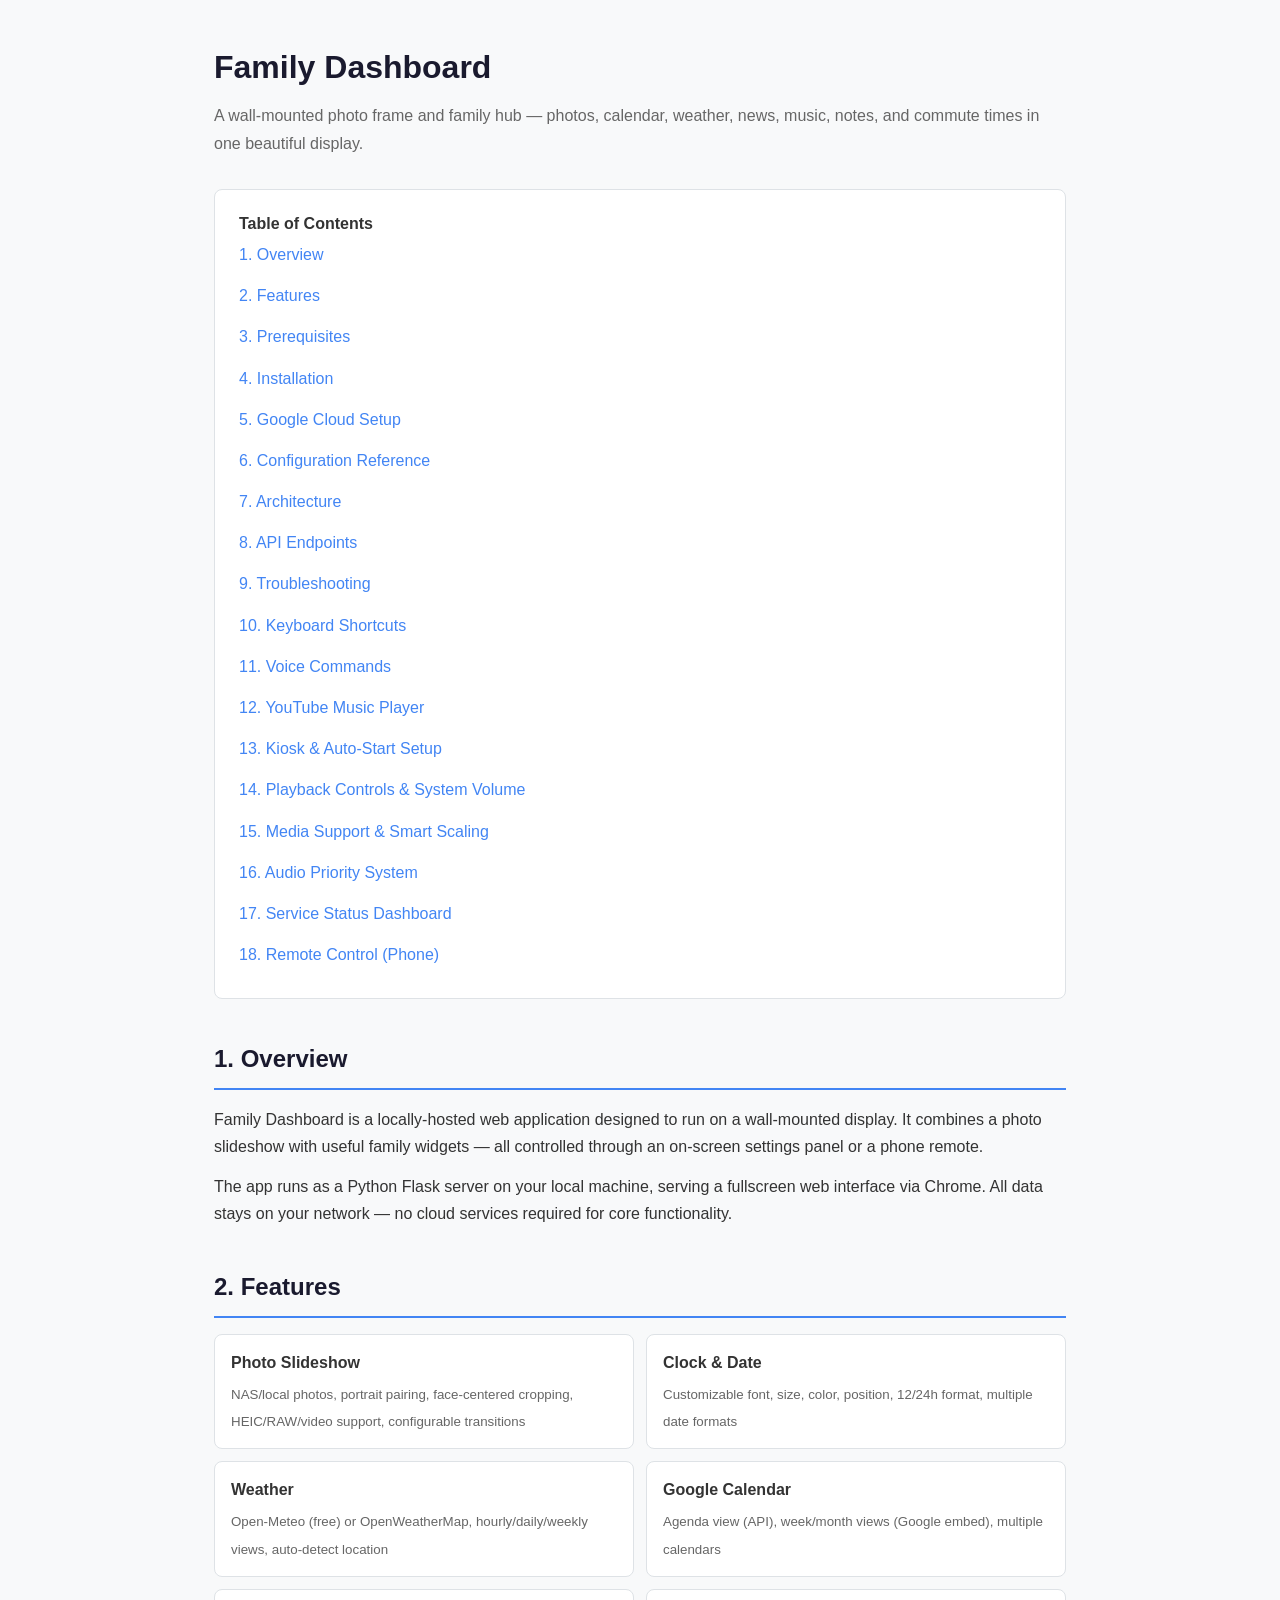
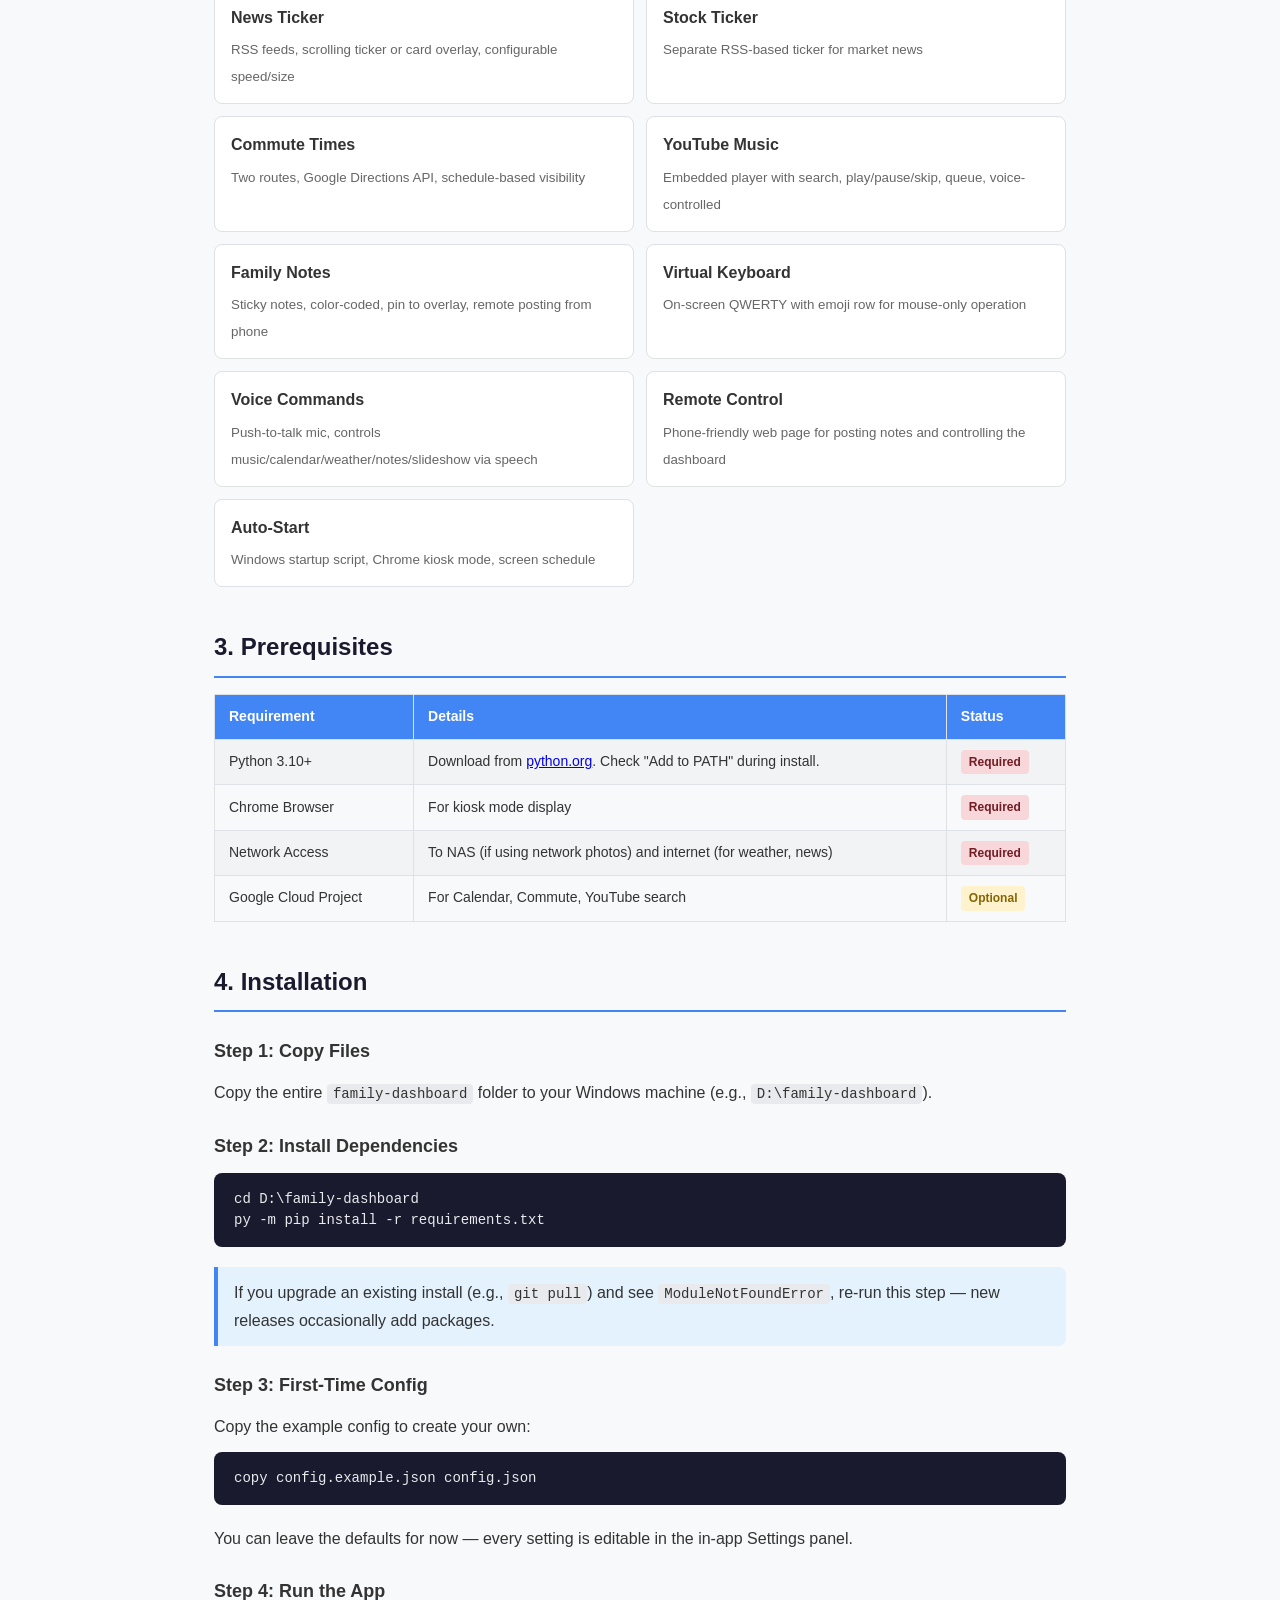
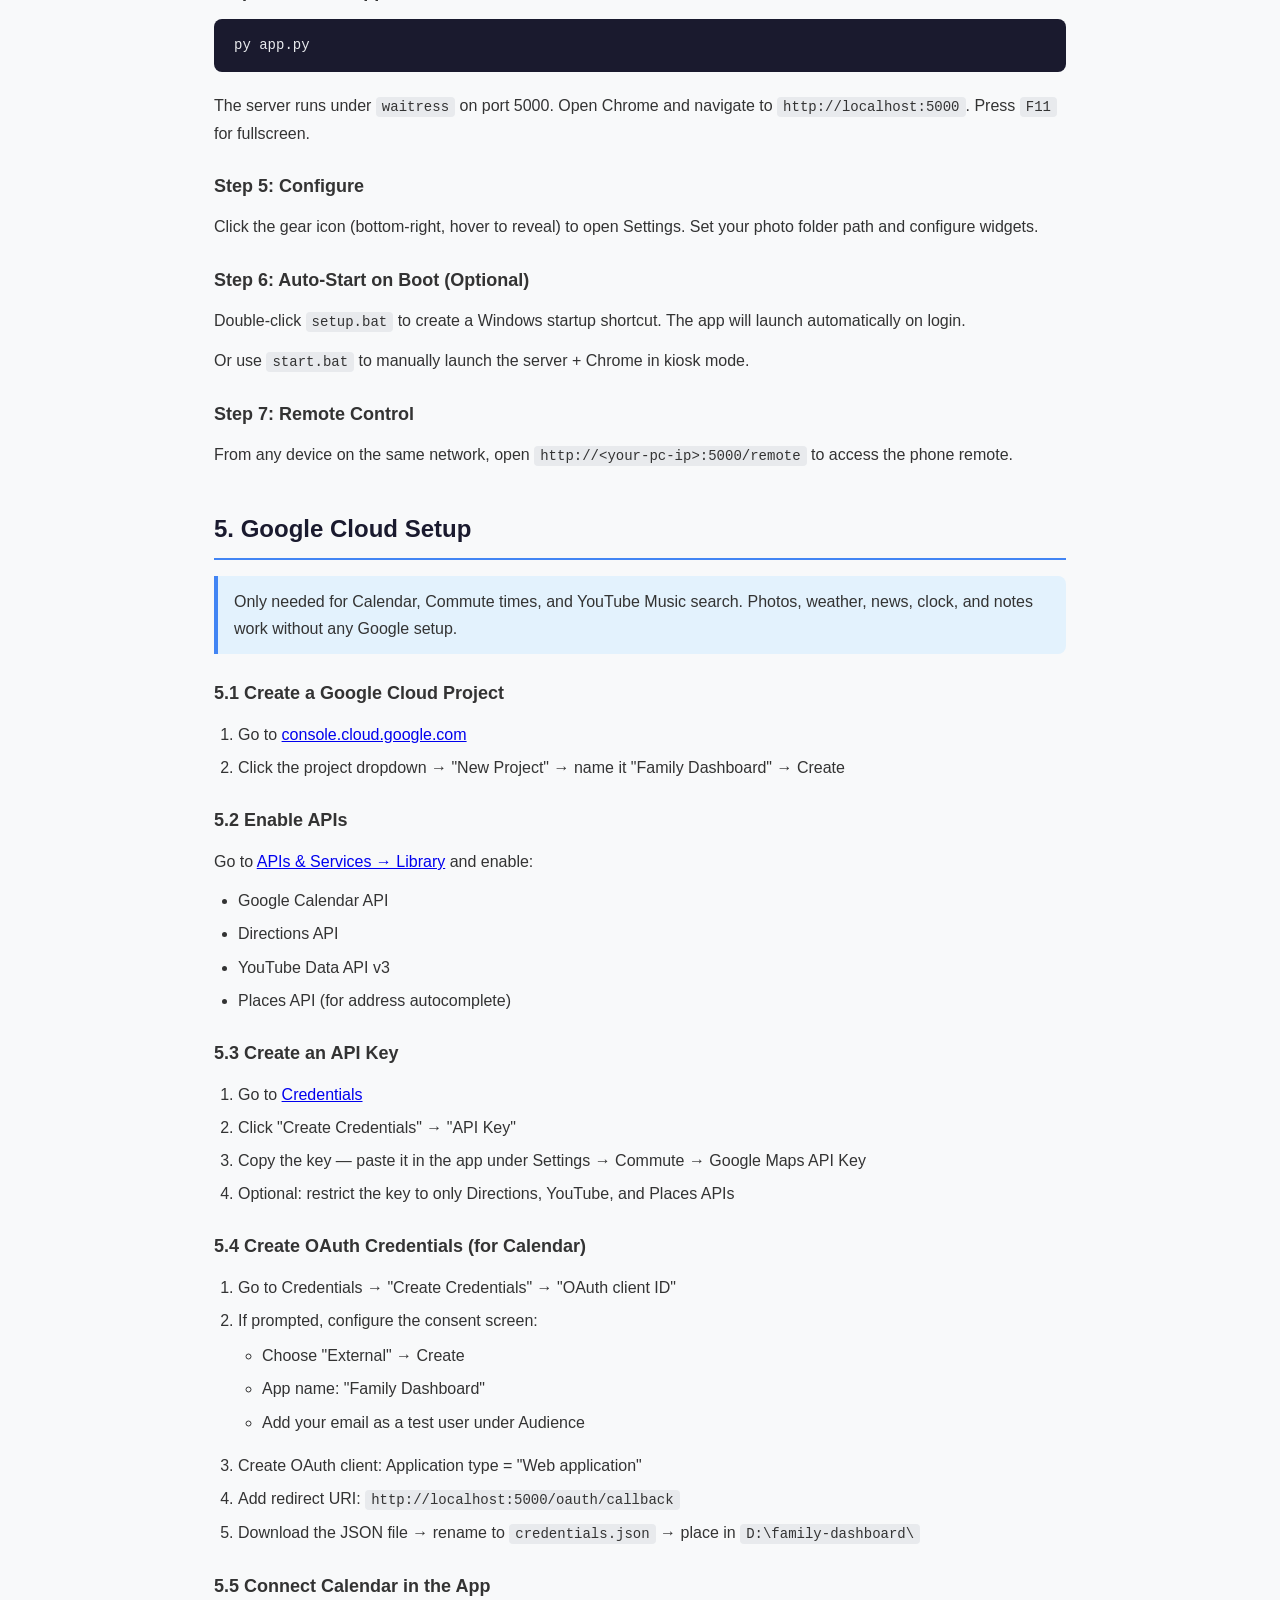
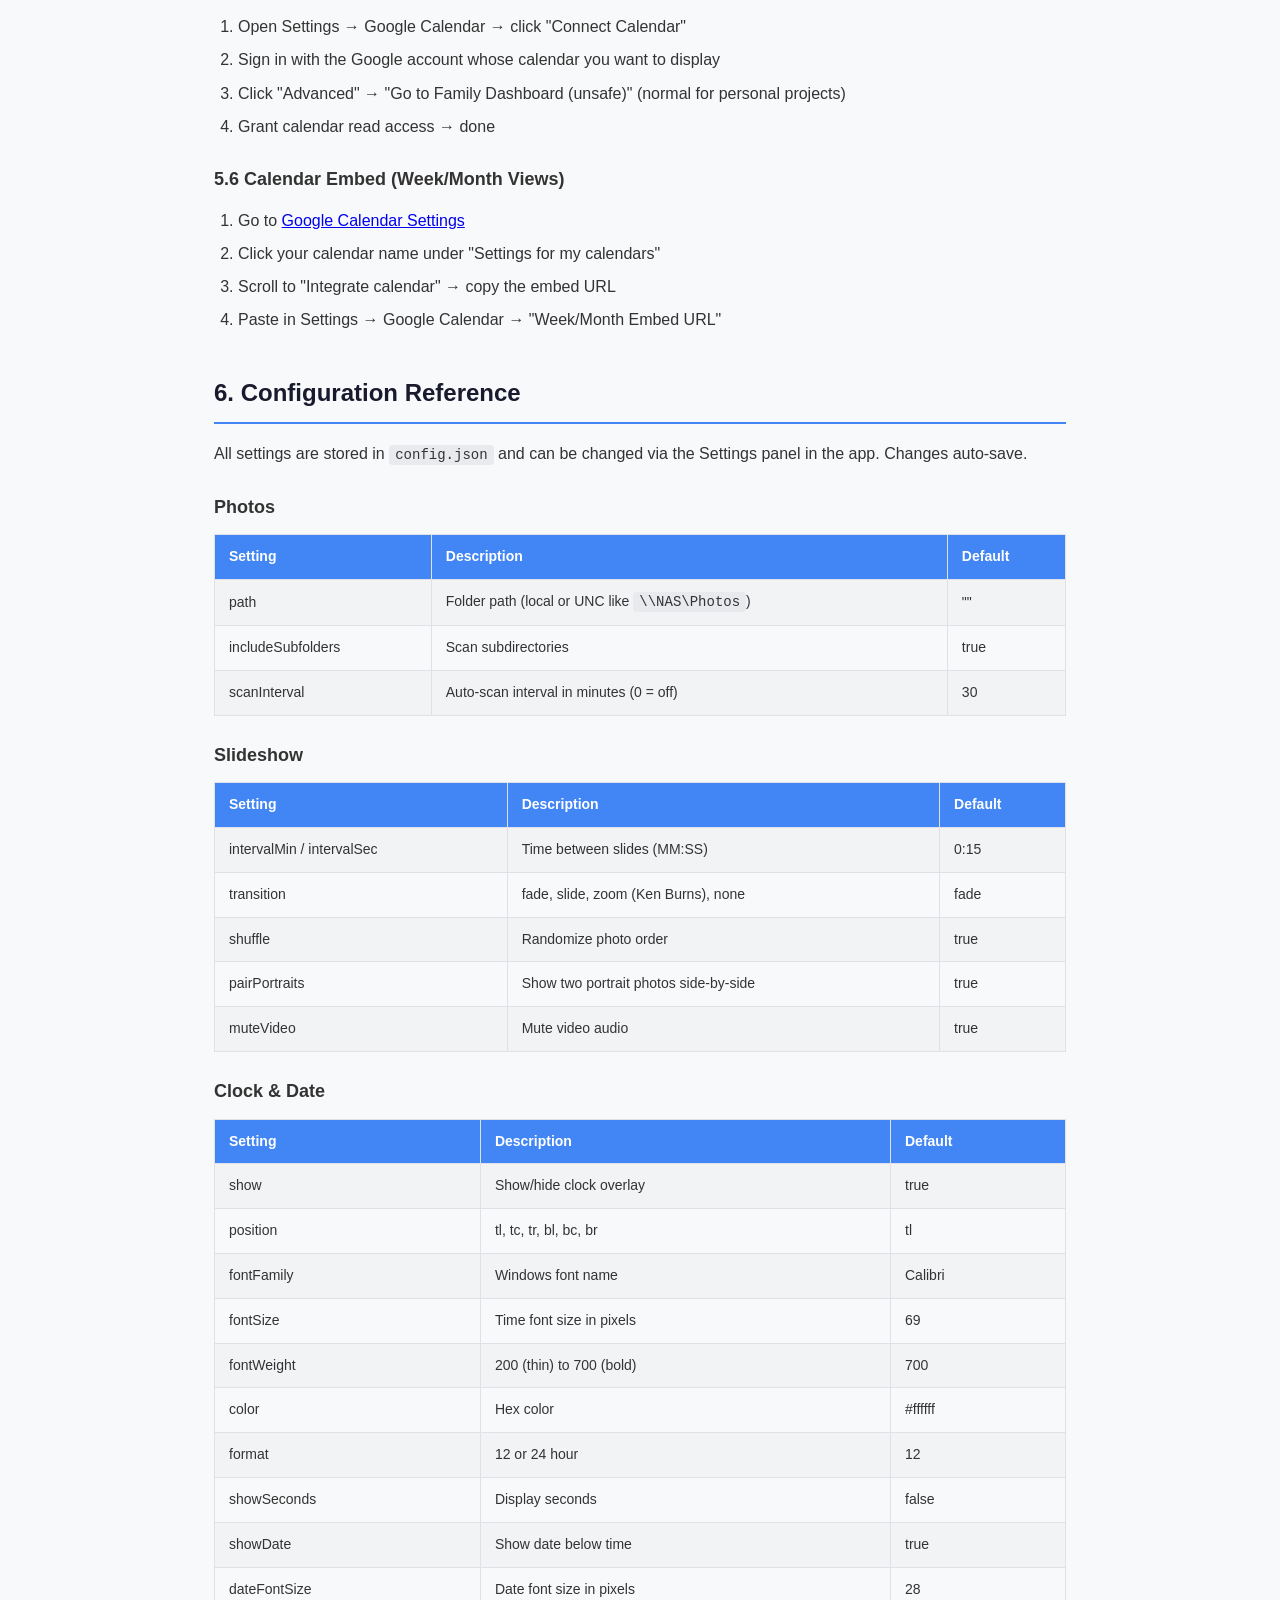
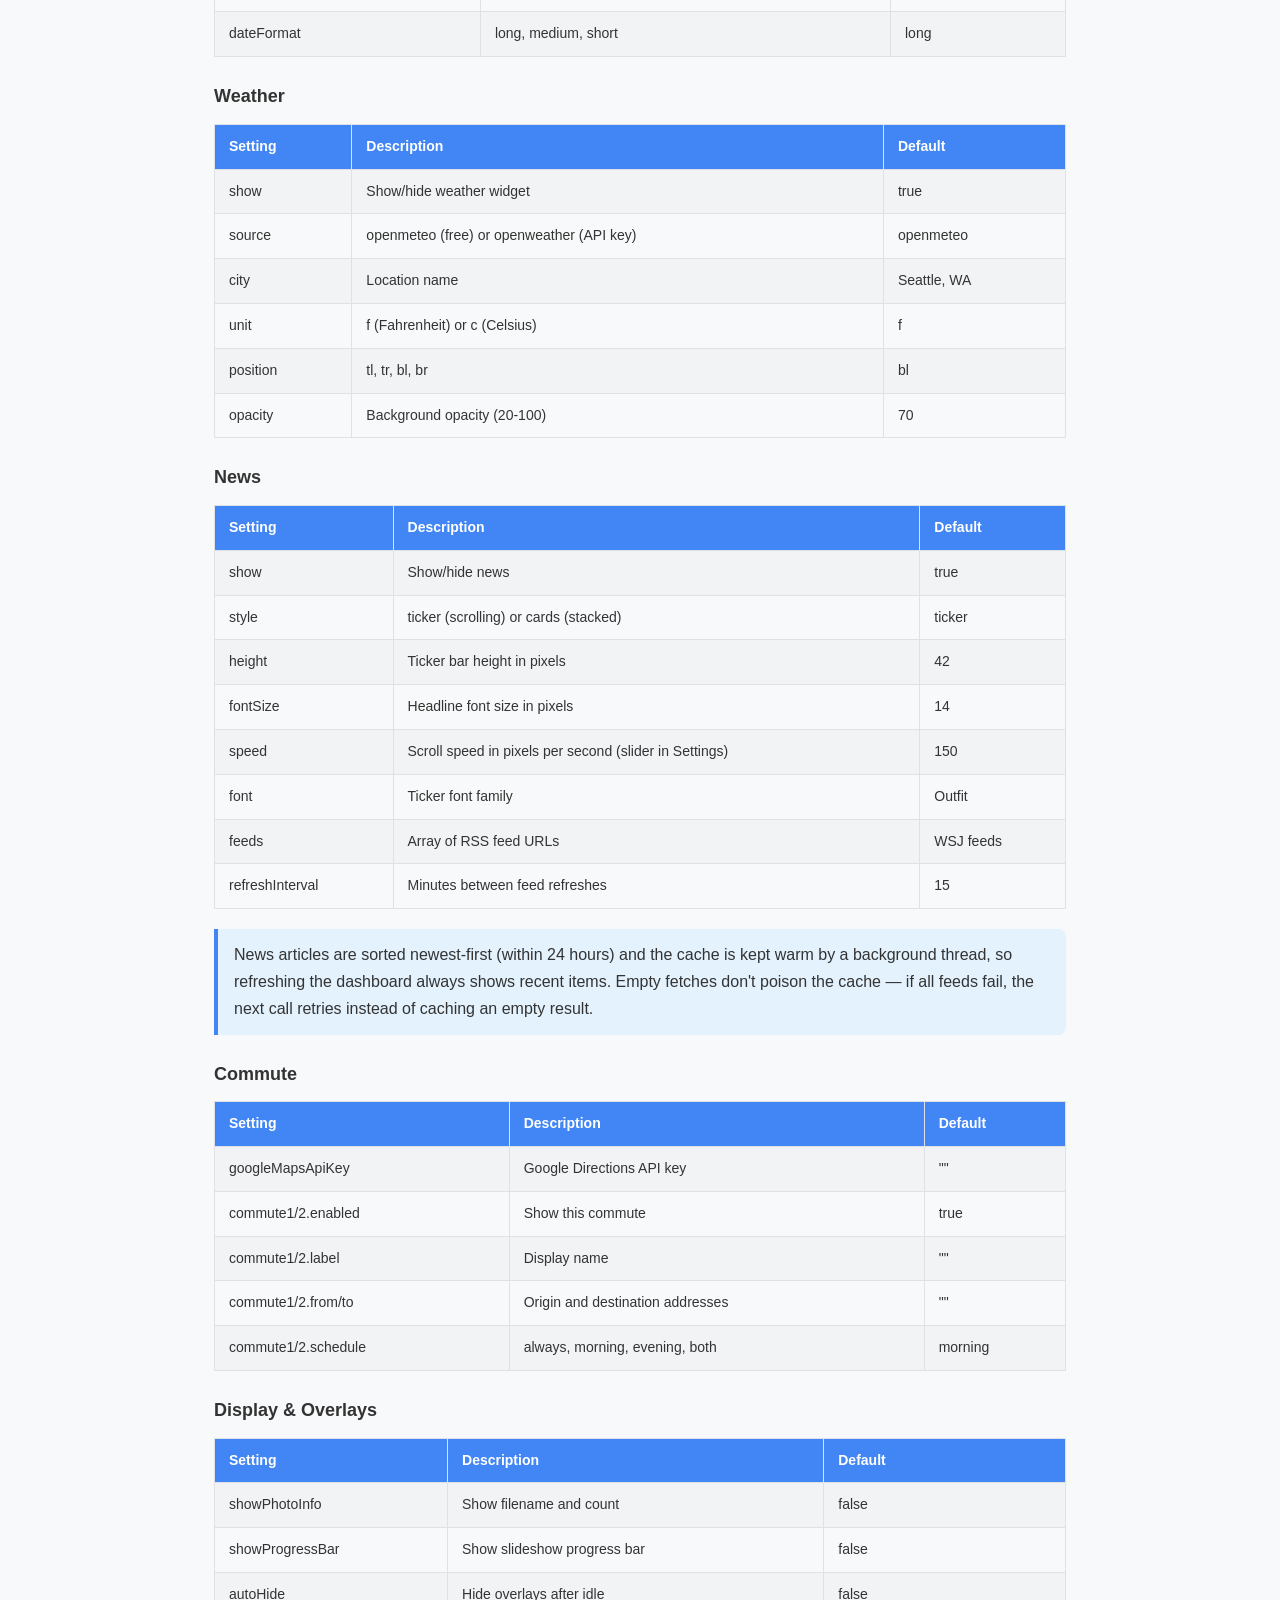
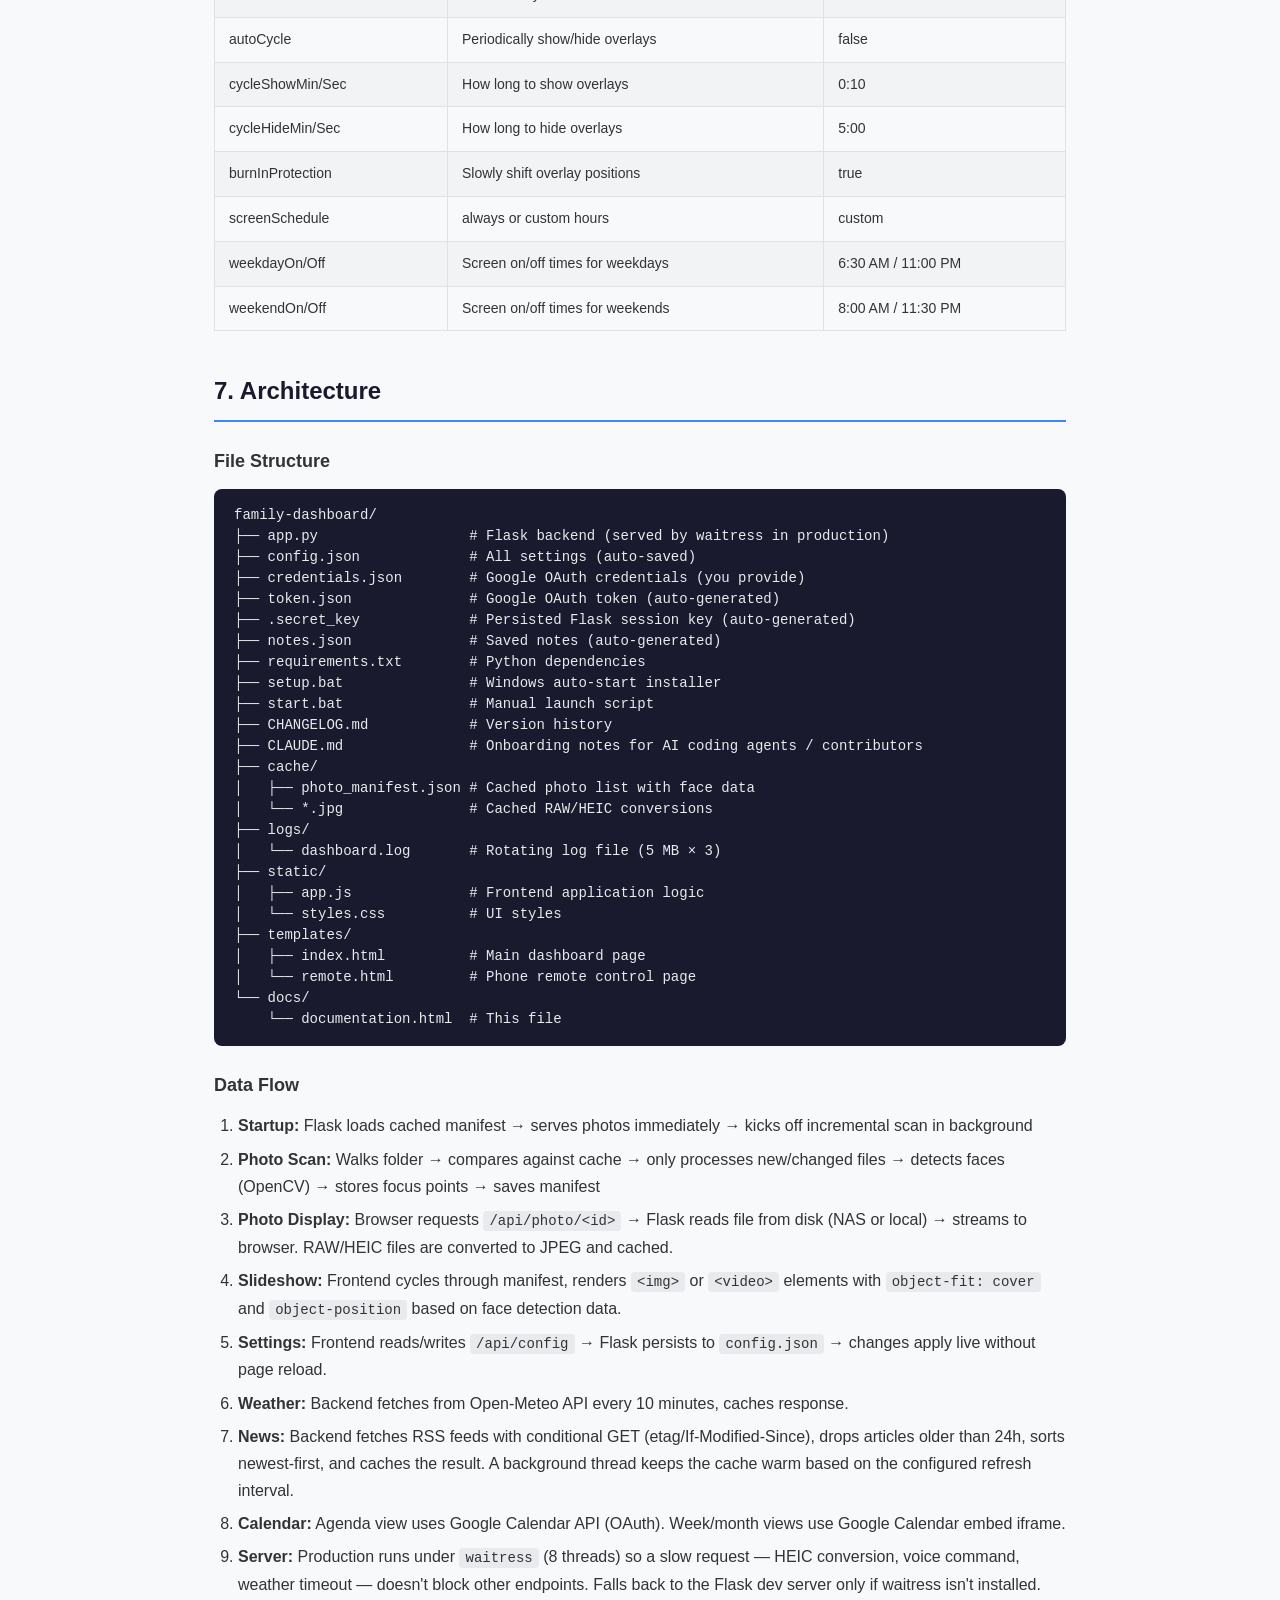
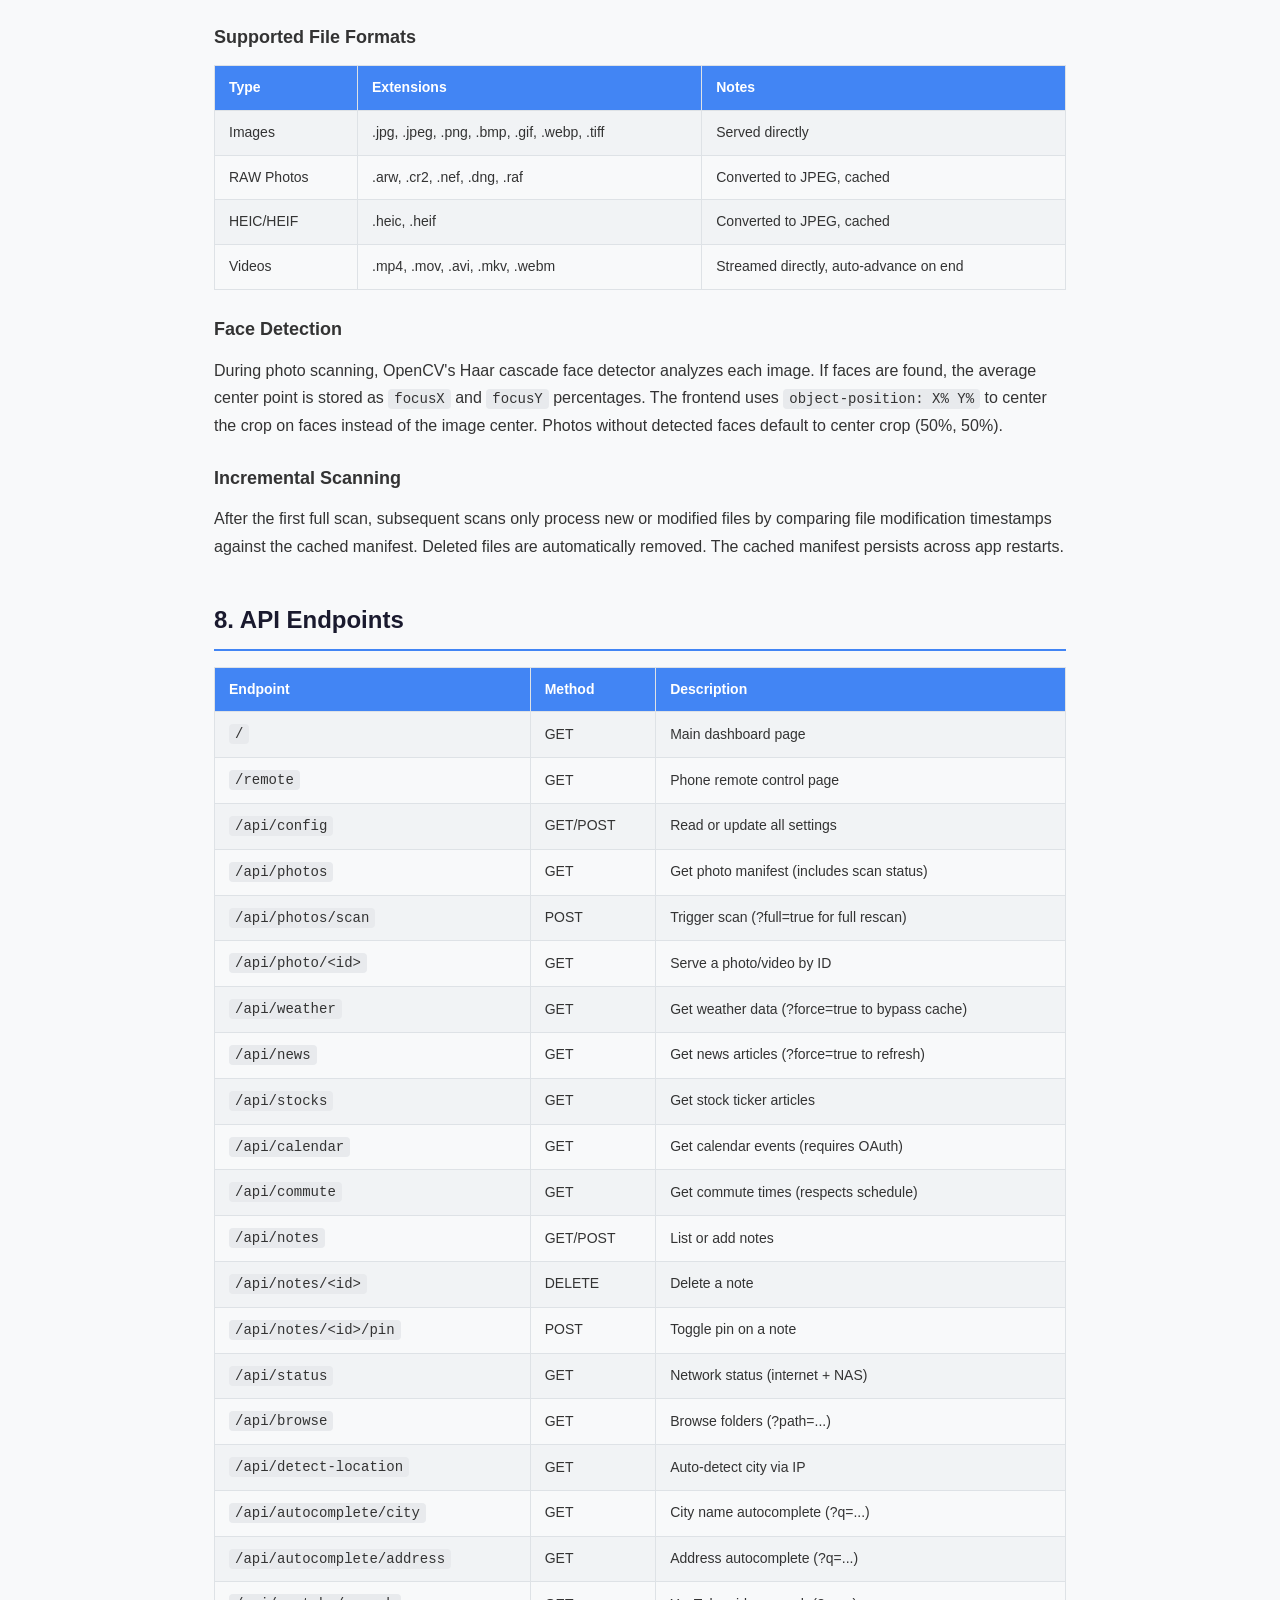
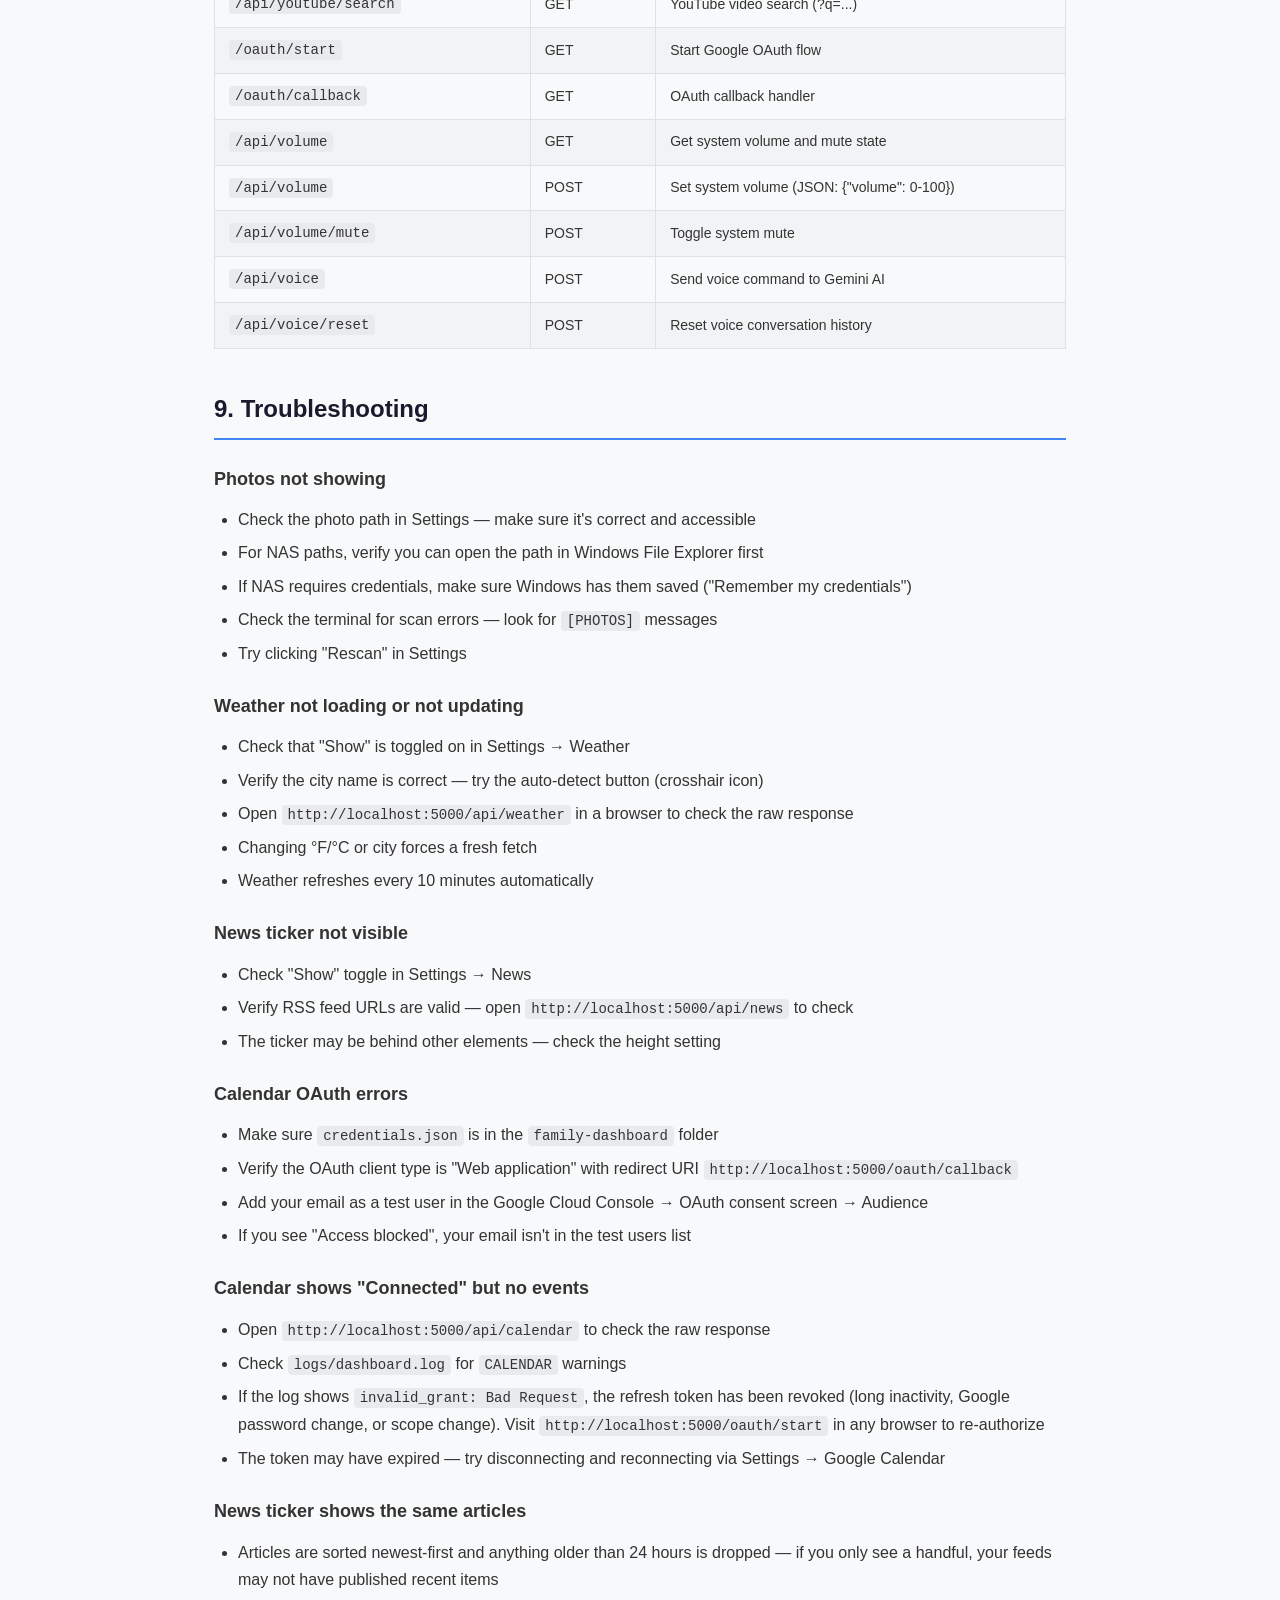
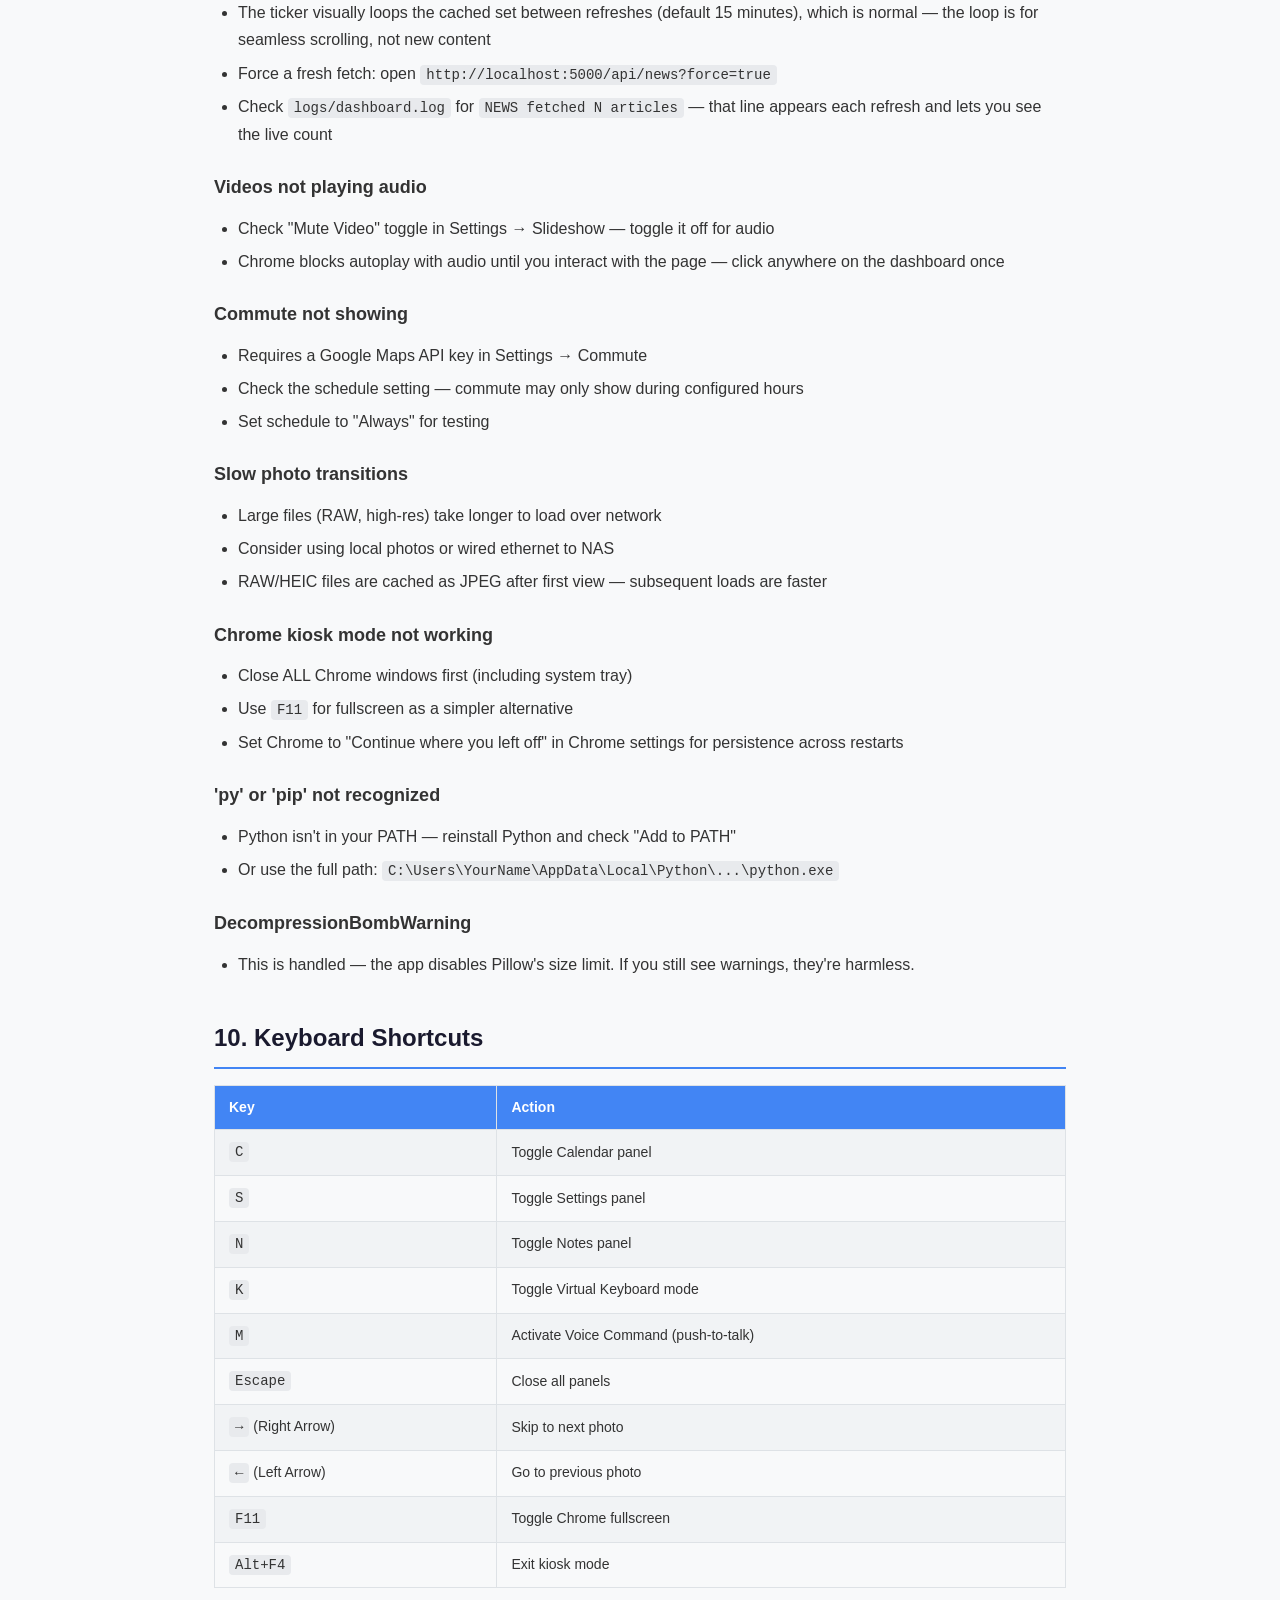
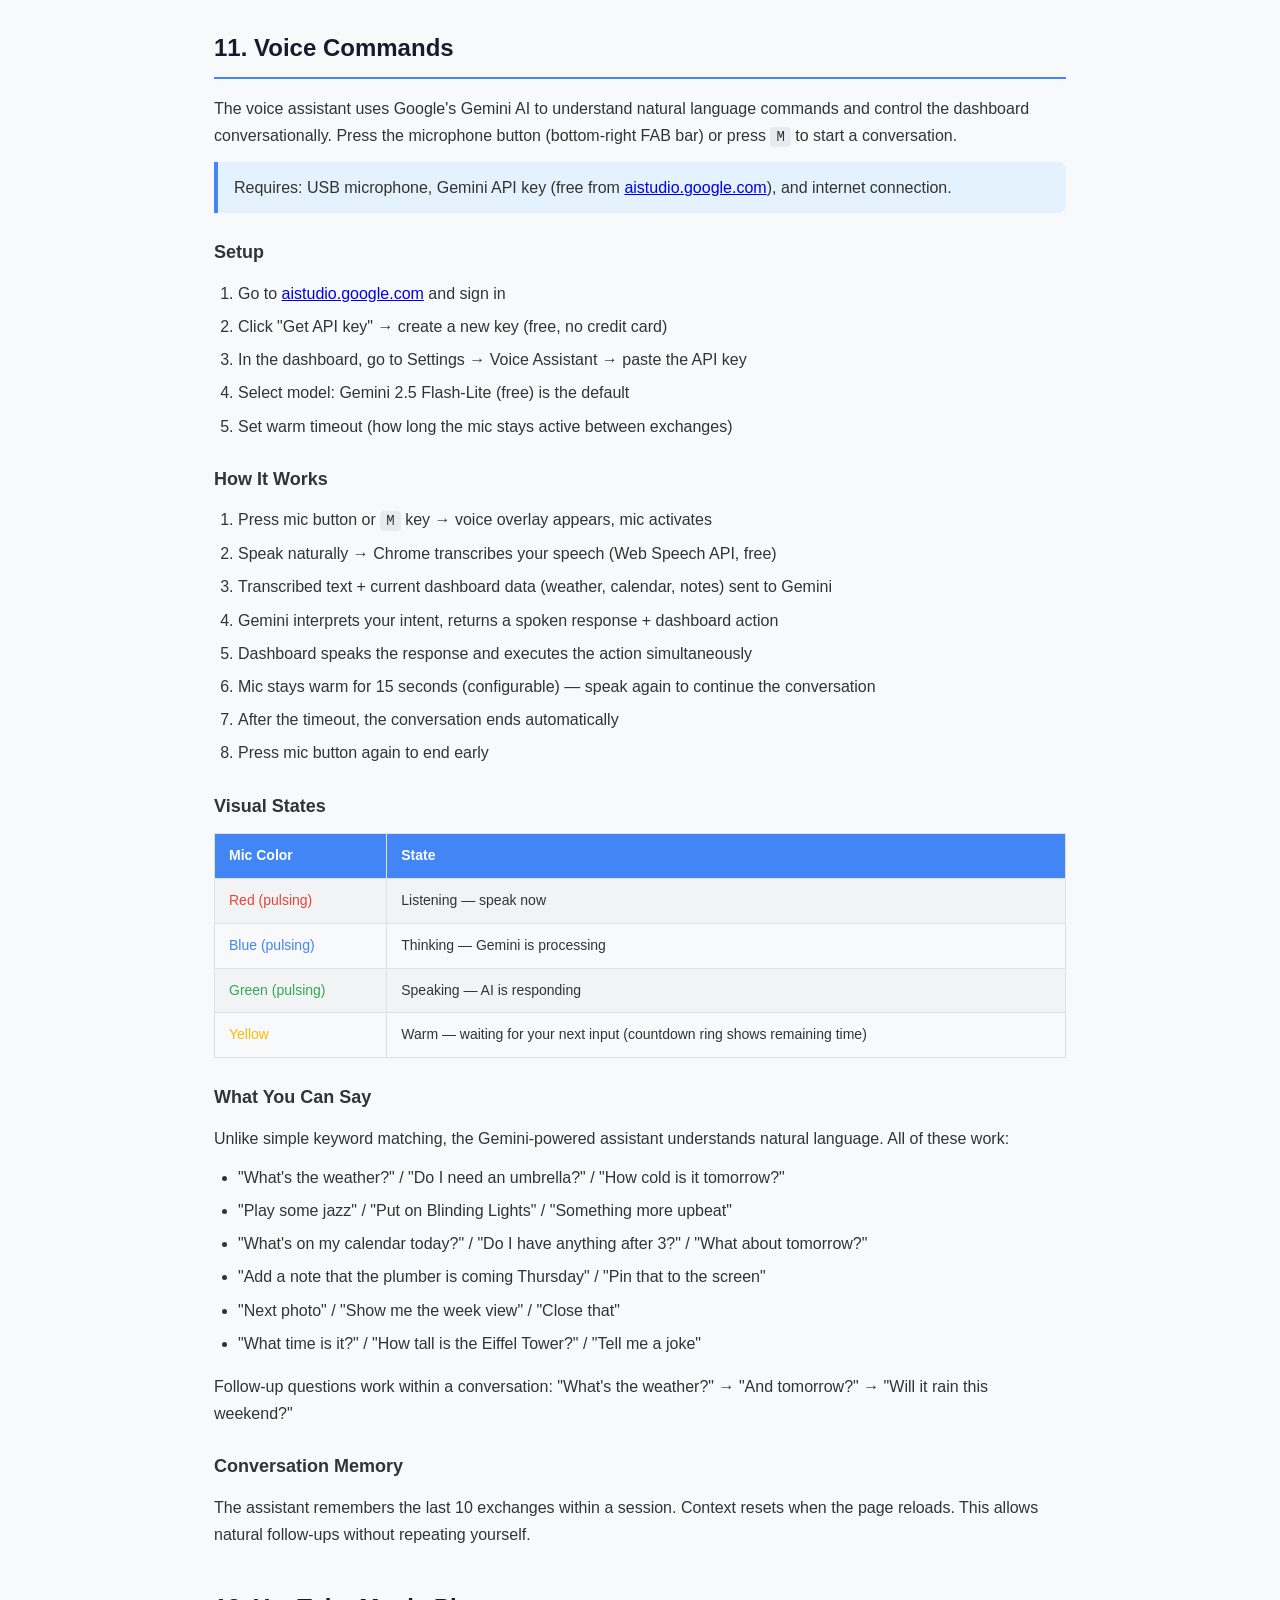
<file: docs/documentation.html>
<!DOCTYPE html>
<html lang="en">
<head>
<meta charset="UTF-8">
<meta name="viewport" content="width=device-width, initial-scale=1.0">
<title>Family Dashboard — Documentation</title>
<style>
* { margin: 0; padding: 0; box-sizing: border-box; }
body { font-family: 'Segoe UI', Arial, sans-serif; background: #f8f9fa; color: #333; line-height: 1.7; }
.container { max-width: 900px; margin: 0 auto; padding: 40px 24px; }
h1 { font-size: 32px; margin-bottom: 8px; color: #1a1a2e; }
h2 { font-size: 24px; margin: 40px 0 16px; color: #1a1a2e; border-bottom: 2px solid #4285f4; padding-bottom: 8px; }
h3 { font-size: 18px; margin: 24px 0 12px; color: #333; }
p { margin-bottom: 12px; }
.subtitle { color: #666; font-size: 16px; margin-bottom: 32px; }
code { background: #e8eaed; padding: 2px 6px; border-radius: 4px; font-family: Consolas, monospace; font-size: 14px; }
pre { background: #1a1a2e; color: #e8eaed; padding: 16px 20px; border-radius: 8px; overflow-x: auto; margin: 12px 0 20px; font-size: 13px; line-height: 1.5; }
pre code { background: none; padding: 0; }
table { width: 100%; border-collapse: collapse; margin: 12px 0 20px; }
th, td { padding: 10px 14px; text-align: left; border: 1px solid #dee2e6; font-size: 14px; }
th { background: #4285f4; color: #fff; font-weight: 600; }
tr:nth-child(even) { background: #f1f3f5; }
ul, ol { margin: 8px 0 16px 24px; }
li { margin-bottom: 6px; }
.badge { display: inline-block; padding: 2px 8px; border-radius: 4px; font-size: 12px; font-weight: 600; }
.badge-free { background: #d4edda; color: #155724; }
.badge-optional { background: #fff3cd; color: #856404; }
.badge-required { background: #f8d7da; color: #721c24; }
.note { background: #e3f2fd; border-left: 4px solid #4285f4; padding: 12px 16px; border-radius: 0 8px 8px 0; margin: 12px 0 20px; }
.warning { background: #fff8e1; border-left: 4px solid #ffc107; padding: 12px 16px; border-radius: 0 8px 8px 0; margin: 12px 0 20px; }
.toc { background: #fff; border: 1px solid #dee2e6; border-radius: 8px; padding: 20px 24px; margin: 20px 0 32px; }
.toc a { color: #4285f4; text-decoration: none; }
.toc a:hover { text-decoration: underline; }
.toc ul { list-style: none; margin: 0; padding: 0; }
.toc li { padding: 4px 0; }
.toc li li { padding-left: 20px; }
.feature-grid { display: grid; grid-template-columns: 1fr 1fr; gap: 12px; margin: 16px 0; }
.feature-card { background: #fff; border: 1px solid #dee2e6; border-radius: 8px; padding: 14px 16px; }
.feature-card strong { display: block; margin-bottom: 4px; }
.feature-card small { color: #666; }
</style>
</head>
<body>
<div class="container">

<h1>Family Dashboard</h1>
<p class="subtitle">A wall-mounted photo frame and family hub — photos, calendar, weather, news, music, notes, and commute times in one beautiful display.</p>

<div class="toc">
<strong>Table of Contents</strong>
<ul>
<li><a href="#overview">1. Overview</a></li>
<li><a href="#features">2. Features</a></li>
<li><a href="#prerequisites">3. Prerequisites</a></li>
<li><a href="#installation">4. Installation</a></li>
<li><a href="#google-setup">5. Google Cloud Setup</a></li>
<li><a href="#configuration">6. Configuration Reference</a></li>
<li><a href="#architecture">7. Architecture</a></li>
<li><a href="#api">8. API Endpoints</a></li>
<li><a href="#troubleshooting">9. Troubleshooting</a></li>
<li><a href="#keyboard">10. Keyboard Shortcuts</a></li>
<li><a href="#voice">11. Voice Commands</a></li>
<li><a href="#music">12. YouTube Music Player</a></li>
<li><a href="#kiosk">13. Kiosk & Auto-Start Setup</a></li>
<li><a href="#playback">14. Playback Controls & System Volume</a></li>
<li><a href="#media">15. Media Support & Smart Scaling</a></li>
<li><a href="#audio">16. Audio Priority System</a></li>
<li><a href="#status">17. Service Status Dashboard</a></li>
<li><a href="#remote">18. Remote Control (Phone)</a></li>
</ul>
</div>

<h2 id="overview">1. Overview</h2>
<p>Family Dashboard is a locally-hosted web application designed to run on a wall-mounted display. It combines a photo slideshow with useful family widgets — all controlled through an on-screen settings panel or a phone remote.</p>
<p>The app runs as a Python Flask server on your local machine, serving a fullscreen web interface via Chrome. All data stays on your network — no cloud services required for core functionality.</p>

<h2 id="features">2. Features</h2>
<div class="feature-grid">
<div class="feature-card"><strong>Photo Slideshow</strong><small>NAS/local photos, portrait pairing, face-centered cropping, HEIC/RAW/video support, configurable transitions</small></div>
<div class="feature-card"><strong>Clock & Date</strong><small>Customizable font, size, color, position, 12/24h format, multiple date formats</small></div>
<div class="feature-card"><strong>Weather</strong><small>Open-Meteo (free) or OpenWeatherMap, hourly/daily/weekly views, auto-detect location</small></div>
<div class="feature-card"><strong>Google Calendar</strong><small>Agenda view (API), week/month views (Google embed), multiple calendars</small></div>
<div class="feature-card"><strong>News Ticker</strong><small>RSS feeds, scrolling ticker or card overlay, configurable speed/size</small></div>
<div class="feature-card"><strong>Stock Ticker</strong><small>Separate RSS-based ticker for market news</small></div>
<div class="feature-card"><strong>Commute Times</strong><small>Two routes, Google Directions API, schedule-based visibility</small></div>
<div class="feature-card"><strong>YouTube Music</strong><small>Embedded player with search, play/pause/skip, queue, voice-controlled</small></div>
<div class="feature-card"><strong>Family Notes</strong><small>Sticky notes, color-coded, pin to overlay, remote posting from phone</small></div>
<div class="feature-card"><strong>Virtual Keyboard</strong><small>On-screen QWERTY with emoji row for mouse-only operation</small></div>
<div class="feature-card"><strong>Voice Commands</strong><small>Push-to-talk mic, controls music/calendar/weather/notes/slideshow via speech</small></div>
<div class="feature-card"><strong>Remote Control</strong><small>Phone-friendly web page for posting notes and controlling the dashboard</small></div>
<div class="feature-card"><strong>Auto-Start</strong><small>Windows startup script, Chrome kiosk mode, screen schedule</small></div>
</div>

<h2 id="prerequisites">3. Prerequisites</h2>
<table>
<tr><th>Requirement</th><th>Details</th><th>Status</th></tr>
<tr><td>Python 3.10+</td><td>Download from <a href="https://python.org/downloads">python.org</a>. Check "Add to PATH" during install.</td><td><span class="badge badge-required">Required</span></td></tr>
<tr><td>Chrome Browser</td><td>For kiosk mode display</td><td><span class="badge badge-required">Required</span></td></tr>
<tr><td>Network Access</td><td>To NAS (if using network photos) and internet (for weather, news)</td><td><span class="badge badge-required">Required</span></td></tr>
<tr><td>Google Cloud Project</td><td>For Calendar, Commute, YouTube search</td><td><span class="badge badge-optional">Optional</span></td></tr>
</table>

<h2 id="installation">4. Installation</h2>
<h3>Step 1: Copy Files</h3>
<p>Copy the entire <code>family-dashboard</code> folder to your Windows machine (e.g., <code>D:\family-dashboard</code>).</p>

<h3>Step 2: Install Dependencies</h3>
<pre><code>cd D:\family-dashboard
py -m pip install -r requirements.txt</code></pre>
<div class="note">If you upgrade an existing install (e.g., <code>git pull</code>) and see <code>ModuleNotFoundError</code>, re-run this step — new releases occasionally add packages.</div>

<h3>Step 3: First-Time Config</h3>
<p>Copy the example config to create your own:</p>
<pre><code>copy config.example.json config.json</code></pre>
<p>You can leave the defaults for now — every setting is editable in the in-app Settings panel.</p>

<h3>Step 4: Run the App</h3>
<pre><code>py app.py</code></pre>
<p>The server runs under <code>waitress</code> on port 5000. Open Chrome and navigate to <code>http://localhost:5000</code>. Press <code>F11</code> for fullscreen.</p>

<h3>Step 5: Configure</h3>
<p>Click the gear icon (bottom-right, hover to reveal) to open Settings. Set your photo folder path and configure widgets.</p>

<h3>Step 6: Auto-Start on Boot (Optional)</h3>
<p>Double-click <code>setup.bat</code> to create a Windows startup shortcut. The app will launch automatically on login.</p>
<p>Or use <code>start.bat</code> to manually launch the server + Chrome in kiosk mode.</p>

<h3>Step 7: Remote Control</h3>
<p>From any device on the same network, open <code>http://&lt;your-pc-ip&gt;:5000/remote</code> to access the phone remote.</p>

<h2 id="google-setup">5. Google Cloud Setup</h2>
<div class="note">Only needed for Calendar, Commute times, and YouTube Music search. Photos, weather, news, clock, and notes work without any Google setup.</div>

<h3>5.1 Create a Google Cloud Project</h3>
<ol>
<li>Go to <a href="https://console.cloud.google.com">console.cloud.google.com</a></li>
<li>Click the project dropdown → "New Project" → name it "Family Dashboard" → Create</li>
</ol>

<h3>5.2 Enable APIs</h3>
<p>Go to <a href="https://console.cloud.google.com/apis/library">APIs & Services → Library</a> and enable:</p>
<ul>
<li>Google Calendar API</li>
<li>Directions API</li>
<li>YouTube Data API v3</li>
<li>Places API (for address autocomplete)</li>
</ul>

<h3>5.3 Create an API Key</h3>
<ol>
<li>Go to <a href="https://console.cloud.google.com/apis/credentials">Credentials</a></li>
<li>Click "Create Credentials" → "API Key"</li>
<li>Copy the key — paste it in the app under Settings → Commute → Google Maps API Key</li>
<li>Optional: restrict the key to only Directions, YouTube, and Places APIs</li>
</ol>

<h3>5.4 Create OAuth Credentials (for Calendar)</h3>
<ol>
<li>Go to Credentials → "Create Credentials" → "OAuth client ID"</li>
<li>If prompted, configure the consent screen:
    <ul>
    <li>Choose "External" → Create</li>
    <li>App name: "Family Dashboard"</li>
    <li>Add your email as a test user under Audience</li>
    </ul>
</li>
<li>Create OAuth client: Application type = "Web application"</li>
<li>Add redirect URI: <code>http://localhost:5000/oauth/callback</code></li>
<li>Download the JSON file → rename to <code>credentials.json</code> → place in <code>D:\family-dashboard\</code></li>
</ol>

<h3>5.5 Connect Calendar in the App</h3>
<ol>
<li>Open Settings → Google Calendar → click "Connect Calendar"</li>
<li>Sign in with the Google account whose calendar you want to display</li>
<li>Click "Advanced" → "Go to Family Dashboard (unsafe)" (normal for personal projects)</li>
<li>Grant calendar read access → done</li>
</ol>

<h3>5.6 Calendar Embed (Week/Month Views)</h3>
<ol>
<li>Go to <a href="https://calendar.google.com/calendar/r/settings">Google Calendar Settings</a></li>
<li>Click your calendar name under "Settings for my calendars"</li>
<li>Scroll to "Integrate calendar" → copy the embed URL</li>
<li>Paste in Settings → Google Calendar → "Week/Month Embed URL"</li>
</ol>

<h2 id="configuration">6. Configuration Reference</h2>
<p>All settings are stored in <code>config.json</code> and can be changed via the Settings panel in the app. Changes auto-save.</p>

<h3>Photos</h3>
<table>
<tr><th>Setting</th><th>Description</th><th>Default</th></tr>
<tr><td>path</td><td>Folder path (local or UNC like <code>\\NAS\Photos</code>)</td><td>""</td></tr>
<tr><td>includeSubfolders</td><td>Scan subdirectories</td><td>true</td></tr>
<tr><td>scanInterval</td><td>Auto-scan interval in minutes (0 = off)</td><td>30</td></tr>
</table>

<h3>Slideshow</h3>
<table>
<tr><th>Setting</th><th>Description</th><th>Default</th></tr>
<tr><td>intervalMin / intervalSec</td><td>Time between slides (MM:SS)</td><td>0:15</td></tr>
<tr><td>transition</td><td>fade, slide, zoom (Ken Burns), none</td><td>fade</td></tr>
<tr><td>shuffle</td><td>Randomize photo order</td><td>true</td></tr>
<tr><td>pairPortraits</td><td>Show two portrait photos side-by-side</td><td>true</td></tr>
<tr><td>muteVideo</td><td>Mute video audio</td><td>true</td></tr>
</table>

<h3>Clock & Date</h3>
<table>
<tr><th>Setting</th><th>Description</th><th>Default</th></tr>
<tr><td>show</td><td>Show/hide clock overlay</td><td>true</td></tr>
<tr><td>position</td><td>tl, tc, tr, bl, bc, br</td><td>tl</td></tr>
<tr><td>fontFamily</td><td>Windows font name</td><td>Calibri</td></tr>
<tr><td>fontSize</td><td>Time font size in pixels</td><td>69</td></tr>
<tr><td>fontWeight</td><td>200 (thin) to 700 (bold)</td><td>700</td></tr>
<tr><td>color</td><td>Hex color</td><td>#ffffff</td></tr>
<tr><td>format</td><td>12 or 24 hour</td><td>12</td></tr>
<tr><td>showSeconds</td><td>Display seconds</td><td>false</td></tr>
<tr><td>showDate</td><td>Show date below time</td><td>true</td></tr>
<tr><td>dateFontSize</td><td>Date font size in pixels</td><td>28</td></tr>
<tr><td>dateFormat</td><td>long, medium, short</td><td>long</td></tr>
</table>

<h3>Weather</h3>
<table>
<tr><th>Setting</th><th>Description</th><th>Default</th></tr>
<tr><td>show</td><td>Show/hide weather widget</td><td>true</td></tr>
<tr><td>source</td><td>openmeteo (free) or openweather (API key)</td><td>openmeteo</td></tr>
<tr><td>city</td><td>Location name</td><td>Seattle, WA</td></tr>
<tr><td>unit</td><td>f (Fahrenheit) or c (Celsius)</td><td>f</td></tr>
<tr><td>position</td><td>tl, tr, bl, br</td><td>bl</td></tr>
<tr><td>opacity</td><td>Background opacity (20-100)</td><td>70</td></tr>
</table>

<h3>News</h3>
<table>
<tr><th>Setting</th><th>Description</th><th>Default</th></tr>
<tr><td>show</td><td>Show/hide news</td><td>true</td></tr>
<tr><td>style</td><td>ticker (scrolling) or cards (stacked)</td><td>ticker</td></tr>
<tr><td>height</td><td>Ticker bar height in pixels</td><td>42</td></tr>
<tr><td>fontSize</td><td>Headline font size in pixels</td><td>14</td></tr>
<tr><td>speed</td><td>Scroll speed in pixels per second (slider in Settings)</td><td>150</td></tr>
<tr><td>font</td><td>Ticker font family</td><td>Outfit</td></tr>
<tr><td>feeds</td><td>Array of RSS feed URLs</td><td>WSJ feeds</td></tr>
<tr><td>refreshInterval</td><td>Minutes between feed refreshes</td><td>15</td></tr>
</table>
<div class="note">News articles are sorted newest-first (within 24 hours) and the cache is kept warm by a background thread, so refreshing the dashboard always shows recent items. Empty fetches don't poison the cache — if all feeds fail, the next call retries instead of caching an empty result.</div>

<h3>Commute</h3>
<table>
<tr><th>Setting</th><th>Description</th><th>Default</th></tr>
<tr><td>googleMapsApiKey</td><td>Google Directions API key</td><td>""</td></tr>
<tr><td>commute1/2.enabled</td><td>Show this commute</td><td>true</td></tr>
<tr><td>commute1/2.label</td><td>Display name</td><td>""</td></tr>
<tr><td>commute1/2.from/to</td><td>Origin and destination addresses</td><td>""</td></tr>
<tr><td>commute1/2.schedule</td><td>always, morning, evening, both</td><td>morning</td></tr>
</table>

<h3>Display & Overlays</h3>
<table>
<tr><th>Setting</th><th>Description</th><th>Default</th></tr>
<tr><td>showPhotoInfo</td><td>Show filename and count</td><td>false</td></tr>
<tr><td>showProgressBar</td><td>Show slideshow progress bar</td><td>false</td></tr>
<tr><td>autoHide</td><td>Hide overlays after idle</td><td>false</td></tr>
<tr><td>autoCycle</td><td>Periodically show/hide overlays</td><td>false</td></tr>
<tr><td>cycleShowMin/Sec</td><td>How long to show overlays</td><td>0:10</td></tr>
<tr><td>cycleHideMin/Sec</td><td>How long to hide overlays</td><td>5:00</td></tr>
<tr><td>burnInProtection</td><td>Slowly shift overlay positions</td><td>true</td></tr>
<tr><td>screenSchedule</td><td>always or custom hours</td><td>custom</td></tr>
<tr><td>weekdayOn/Off</td><td>Screen on/off times for weekdays</td><td>6:30 AM / 11:00 PM</td></tr>
<tr><td>weekendOn/Off</td><td>Screen on/off times for weekends</td><td>8:00 AM / 11:30 PM</td></tr>
</table>

<h2 id="architecture">7. Architecture</h2>

<h3>File Structure</h3>
<pre><code>family-dashboard/
├── app.py                  # Flask backend (served by waitress in production)
├── config.json             # All settings (auto-saved)
├── credentials.json        # Google OAuth credentials (you provide)
├── token.json              # Google OAuth token (auto-generated)
├── .secret_key             # Persisted Flask session key (auto-generated)
├── notes.json              # Saved notes (auto-generated)
├── requirements.txt        # Python dependencies
├── setup.bat               # Windows auto-start installer
├── start.bat               # Manual launch script
├── CHANGELOG.md            # Version history
├── CLAUDE.md               # Onboarding notes for AI coding agents / contributors
├── cache/
│   ├── photo_manifest.json # Cached photo list with face data
│   └── *.jpg               # Cached RAW/HEIC conversions
├── logs/
│   └── dashboard.log       # Rotating log file (5 MB × 3)
├── static/
│   ├── app.js              # Frontend application logic
│   └── styles.css          # UI styles
├── templates/
│   ├── index.html          # Main dashboard page
│   └── remote.html         # Phone remote control page
└── docs/
    └── documentation.html  # This file</code></pre>

<h3>Data Flow</h3>
<ol>
<li><strong>Startup:</strong> Flask loads cached manifest → serves photos immediately → kicks off incremental scan in background</li>
<li><strong>Photo Scan:</strong> Walks folder → compares against cache → only processes new/changed files → detects faces (OpenCV) → stores focus points → saves manifest</li>
<li><strong>Photo Display:</strong> Browser requests <code>/api/photo/&lt;id&gt;</code> → Flask reads file from disk (NAS or local) → streams to browser. RAW/HEIC files are converted to JPEG and cached.</li>
<li><strong>Slideshow:</strong> Frontend cycles through manifest, renders <code>&lt;img&gt;</code> or <code>&lt;video&gt;</code> elements with <code>object-fit: cover</code> and <code>object-position</code> based on face detection data.</li>
<li><strong>Settings:</strong> Frontend reads/writes <code>/api/config</code> → Flask persists to <code>config.json</code> → changes apply live without page reload.</li>
<li><strong>Weather:</strong> Backend fetches from Open-Meteo API every 10 minutes, caches response.</li>
<li><strong>News:</strong> Backend fetches RSS feeds with conditional GET (etag/If-Modified-Since), drops articles older than 24h, sorts newest-first, and caches the result. A background thread keeps the cache warm based on the configured refresh interval.</li>
<li><strong>Calendar:</strong> Agenda view uses Google Calendar API (OAuth). Week/month views use Google Calendar embed iframe.</li>
<li><strong>Server:</strong> Production runs under <code>waitress</code> (8 threads) so a slow request — HEIC conversion, voice command, weather timeout — doesn't block other endpoints. Falls back to the Flask dev server only if waitress isn't installed.</li>
</ol>

<h3>Supported File Formats</h3>
<table>
<tr><th>Type</th><th>Extensions</th><th>Notes</th></tr>
<tr><td>Images</td><td>.jpg, .jpeg, .png, .bmp, .gif, .webp, .tiff</td><td>Served directly</td></tr>
<tr><td>RAW Photos</td><td>.arw, .cr2, .nef, .dng, .raf</td><td>Converted to JPEG, cached</td></tr>
<tr><td>HEIC/HEIF</td><td>.heic, .heif</td><td>Converted to JPEG, cached</td></tr>
<tr><td>Videos</td><td>.mp4, .mov, .avi, .mkv, .webm</td><td>Streamed directly, auto-advance on end</td></tr>
</table>

<h3>Face Detection</h3>
<p>During photo scanning, OpenCV's Haar cascade face detector analyzes each image. If faces are found, the average center point is stored as <code>focusX</code> and <code>focusY</code> percentages. The frontend uses <code>object-position: X% Y%</code> to center the crop on faces instead of the image center. Photos without detected faces default to center crop (50%, 50%).</p>

<h3>Incremental Scanning</h3>
<p>After the first full scan, subsequent scans only process new or modified files by comparing file modification timestamps against the cached manifest. Deleted files are automatically removed. The cached manifest persists across app restarts.</p>

<h2 id="api">8. API Endpoints</h2>
<table>
<tr><th>Endpoint</th><th>Method</th><th>Description</th></tr>
<tr><td><code>/</code></td><td>GET</td><td>Main dashboard page</td></tr>
<tr><td><code>/remote</code></td><td>GET</td><td>Phone remote control page</td></tr>
<tr><td><code>/api/config</code></td><td>GET/POST</td><td>Read or update all settings</td></tr>
<tr><td><code>/api/photos</code></td><td>GET</td><td>Get photo manifest (includes scan status)</td></tr>
<tr><td><code>/api/photos/scan</code></td><td>POST</td><td>Trigger scan (?full=true for full rescan)</td></tr>
<tr><td><code>/api/photo/&lt;id&gt;</code></td><td>GET</td><td>Serve a photo/video by ID</td></tr>
<tr><td><code>/api/weather</code></td><td>GET</td><td>Get weather data (?force=true to bypass cache)</td></tr>
<tr><td><code>/api/news</code></td><td>GET</td><td>Get news articles (?force=true to refresh)</td></tr>
<tr><td><code>/api/stocks</code></td><td>GET</td><td>Get stock ticker articles</td></tr>
<tr><td><code>/api/calendar</code></td><td>GET</td><td>Get calendar events (requires OAuth)</td></tr>
<tr><td><code>/api/commute</code></td><td>GET</td><td>Get commute times (respects schedule)</td></tr>
<tr><td><code>/api/notes</code></td><td>GET/POST</td><td>List or add notes</td></tr>
<tr><td><code>/api/notes/&lt;id&gt;</code></td><td>DELETE</td><td>Delete a note</td></tr>
<tr><td><code>/api/notes/&lt;id&gt;/pin</code></td><td>POST</td><td>Toggle pin on a note</td></tr>
<tr><td><code>/api/status</code></td><td>GET</td><td>Network status (internet + NAS)</td></tr>
<tr><td><code>/api/browse</code></td><td>GET</td><td>Browse folders (?path=...)</td></tr>
<tr><td><code>/api/detect-location</code></td><td>GET</td><td>Auto-detect city via IP</td></tr>
<tr><td><code>/api/autocomplete/city</code></td><td>GET</td><td>City name autocomplete (?q=...)</td></tr>
<tr><td><code>/api/autocomplete/address</code></td><td>GET</td><td>Address autocomplete (?q=...)</td></tr>
<tr><td><code>/api/youtube/search</code></td><td>GET</td><td>YouTube video search (?q=...)</td></tr>
<tr><td><code>/oauth/start</code></td><td>GET</td><td>Start Google OAuth flow</td></tr>
<tr><td><code>/oauth/callback</code></td><td>GET</td><td>OAuth callback handler</td></tr>
<tr><td><code>/api/volume</code></td><td>GET</td><td>Get system volume and mute state</td></tr>
<tr><td><code>/api/volume</code></td><td>POST</td><td>Set system volume (JSON: {"volume": 0-100})</td></tr>
<tr><td><code>/api/volume/mute</code></td><td>POST</td><td>Toggle system mute</td></tr>
<tr><td><code>/api/voice</code></td><td>POST</td><td>Send voice command to Gemini AI</td></tr>
<tr><td><code>/api/voice/reset</code></td><td>POST</td><td>Reset voice conversation history</td></tr>
</table>

<h2 id="troubleshooting">9. Troubleshooting</h2>

<h3>Photos not showing</h3>
<ul>
<li>Check the photo path in Settings — make sure it's correct and accessible</li>
<li>For NAS paths, verify you can open the path in Windows File Explorer first</li>
<li>If NAS requires credentials, make sure Windows has them saved ("Remember my credentials")</li>
<li>Check the terminal for scan errors — look for <code>[PHOTOS]</code> messages</li>
<li>Try clicking "Rescan" in Settings</li>
</ul>

<h3>Weather not loading or not updating</h3>
<ul>
<li>Check that "Show" is toggled on in Settings → Weather</li>
<li>Verify the city name is correct — try the auto-detect button (crosshair icon)</li>
<li>Open <code>http://localhost:5000/api/weather</code> in a browser to check the raw response</li>
<li>Changing °F/°C or city forces a fresh fetch</li>
<li>Weather refreshes every 10 minutes automatically</li>
</ul>

<h3>News ticker not visible</h3>
<ul>
<li>Check "Show" toggle in Settings → News</li>
<li>Verify RSS feed URLs are valid — open <code>http://localhost:5000/api/news</code> to check</li>
<li>The ticker may be behind other elements — check the height setting</li>
</ul>

<h3>Calendar OAuth errors</h3>
<ul>
<li>Make sure <code>credentials.json</code> is in the <code>family-dashboard</code> folder</li>
<li>Verify the OAuth client type is "Web application" with redirect URI <code>http://localhost:5000/oauth/callback</code></li>
<li>Add your email as a test user in the Google Cloud Console → OAuth consent screen → Audience</li>
<li>If you see "Access blocked", your email isn't in the test users list</li>
</ul>

<h3>Calendar shows "Connected" but no events</h3>
<ul>
<li>Open <code>http://localhost:5000/api/calendar</code> to check the raw response</li>
<li>Check <code>logs/dashboard.log</code> for <code>CALENDAR</code> warnings</li>
<li>If the log shows <code>invalid_grant: Bad Request</code>, the refresh token has been revoked (long inactivity, Google password change, or scope change). Visit <code>http://localhost:5000/oauth/start</code> in any browser to re-authorize</li>
<li>The token may have expired — try disconnecting and reconnecting via Settings → Google Calendar</li>
</ul>

<h3>News ticker shows the same articles</h3>
<ul>
<li>Articles are sorted newest-first and anything older than 24 hours is dropped — if you only see a handful, your feeds may not have published recent items</li>
<li>The ticker visually loops the cached set between refreshes (default 15 minutes), which is normal — the loop is for seamless scrolling, not new content</li>
<li>Force a fresh fetch: open <code>http://localhost:5000/api/news?force=true</code></li>
<li>Check <code>logs/dashboard.log</code> for <code>NEWS fetched N articles</code> — that line appears each refresh and lets you see the live count</li>
</ul>

<h3>Videos not playing audio</h3>
<ul>
<li>Check "Mute Video" toggle in Settings → Slideshow — toggle it off for audio</li>
<li>Chrome blocks autoplay with audio until you interact with the page — click anywhere on the dashboard once</li>
</ul>

<h3>Commute not showing</h3>
<ul>
<li>Requires a Google Maps API key in Settings → Commute</li>
<li>Check the schedule setting — commute may only show during configured hours</li>
<li>Set schedule to "Always" for testing</li>
</ul>

<h3>Slow photo transitions</h3>
<ul>
<li>Large files (RAW, high-res) take longer to load over network</li>
<li>Consider using local photos or wired ethernet to NAS</li>
<li>RAW/HEIC files are cached as JPEG after first view — subsequent loads are faster</li>
</ul>

<h3>Chrome kiosk mode not working</h3>
<ul>
<li>Close ALL Chrome windows first (including system tray)</li>
<li>Use <code>F11</code> for fullscreen as a simpler alternative</li>
<li>Set Chrome to "Continue where you left off" in Chrome settings for persistence across restarts</li>
</ul>

<h3>'py' or 'pip' not recognized</h3>
<ul>
<li>Python isn't in your PATH — reinstall Python and check "Add to PATH"</li>
<li>Or use the full path: <code>C:\Users\YourName\AppData\Local\Python\...\python.exe</code></li>
</ul>

<h3>DecompressionBombWarning</h3>
<ul>
<li>This is handled — the app disables Pillow's size limit. If you still see warnings, they're harmless.</li>
</ul>

<h2 id="keyboard">10. Keyboard Shortcuts</h2>
<table>
<tr><th>Key</th><th>Action</th></tr>
<tr><td><code>C</code></td><td>Toggle Calendar panel</td></tr>
<tr><td><code>S</code></td><td>Toggle Settings panel</td></tr>
<tr><td><code>N</code></td><td>Toggle Notes panel</td></tr>
<tr><td><code>K</code></td><td>Toggle Virtual Keyboard mode</td></tr>
<tr><td><code>M</code></td><td>Activate Voice Command (push-to-talk)</td></tr>
<tr><td><code>Escape</code></td><td>Close all panels</td></tr>
<tr><td><code>→</code> (Right Arrow)</td><td>Skip to next photo</td></tr>
<tr><td><code>←</code> (Left Arrow)</td><td>Go to previous photo</td></tr>
<tr><td><code>F11</code></td><td>Toggle Chrome fullscreen</td></tr>
<tr><td><code>Alt+F4</code></td><td>Exit kiosk mode</td></tr>
</table>

<h2 id="voice">11. Voice Commands</h2>
<p>The voice assistant uses Google's Gemini AI to understand natural language commands and control the dashboard conversationally. Press the microphone button (bottom-right FAB bar) or press <code>M</code> to start a conversation.</p>

<div class="note">Requires: USB microphone, Gemini API key (free from <a href="https://aistudio.google.com">aistudio.google.com</a>), and internet connection.</div>

<h3>Setup</h3>
<ol>
<li>Go to <a href="https://aistudio.google.com">aistudio.google.com</a> and sign in</li>
<li>Click "Get API key" → create a new key (free, no credit card)</li>
<li>In the dashboard, go to Settings → Voice Assistant → paste the API key</li>
<li>Select model: Gemini 2.5 Flash-Lite (free) is the default</li>
<li>Set warm timeout (how long the mic stays active between exchanges)</li>
</ol>

<h3>How It Works</h3>
<ol>
<li>Press mic button or <code>M</code> key → voice overlay appears, mic activates</li>
<li>Speak naturally → Chrome transcribes your speech (Web Speech API, free)</li>
<li>Transcribed text + current dashboard data (weather, calendar, notes) sent to Gemini</li>
<li>Gemini interprets your intent, returns a spoken response + dashboard action</li>
<li>Dashboard speaks the response and executes the action simultaneously</li>
<li>Mic stays warm for 15 seconds (configurable) — speak again to continue the conversation</li>
<li>After the timeout, the conversation ends automatically</li>
<li>Press mic button again to end early</li>
</ol>

<h3>Visual States</h3>
<table>
<tr><th>Mic Color</th><th>State</th></tr>
<tr><td style="color:#ea4335;">Red (pulsing)</td><td>Listening — speak now</td></tr>
<tr><td style="color:#4285f4;">Blue (pulsing)</td><td>Thinking — Gemini is processing</td></tr>
<tr><td style="color:#34a853;">Green (pulsing)</td><td>Speaking — AI is responding</td></tr>
<tr><td style="color:#fbbc04;">Yellow</td><td>Warm — waiting for your next input (countdown ring shows remaining time)</td></tr>
</table>

<h3>What You Can Say</h3>
<p>Unlike simple keyword matching, the Gemini-powered assistant understands natural language. All of these work:</p>
<ul>
<li>"What's the weather?" / "Do I need an umbrella?" / "How cold is it tomorrow?"</li>
<li>"Play some jazz" / "Put on Blinding Lights" / "Something more upbeat"</li>
<li>"What's on my calendar today?" / "Do I have anything after 3?" / "What about tomorrow?"</li>
<li>"Add a note that the plumber is coming Thursday" / "Pin that to the screen"</li>
<li>"Next photo" / "Show me the week view" / "Close that"</li>
<li>"What time is it?" / "How tall is the Eiffel Tower?" / "Tell me a joke"</li>
</ul>
<p>Follow-up questions work within a conversation: "What's the weather?" → "And tomorrow?" → "Will it rain this weekend?"</p>

<h3>Conversation Memory</h3>
<p>The assistant remembers the last 10 exchanges within a session. Context resets when the page reloads. This allows natural follow-ups without repeating yourself.</p>

<h2 id="music">12. YouTube Music Player</h2>
<p>The music player uses the YouTube IFrame Player API to play music videos with audio through your speakers. The video is hidden — you only hear the audio. Your YouTube Premium account works automatically since Chrome is signed into your Google account.</p>

<h3>Setup</h3>
<ol>
<li>Ensure YouTube Data API v3 is enabled in your Google Cloud Console</li>
<li>In the dashboard, go to Settings → YouTube Music → paste your API key (same key as Google Maps)</li>
<li>Toggle "Show" on</li>
</ol>

<h3>Using the Player</h3>
<ul>
<li>Click the search icon (🔍) on the music widget to open the search panel</li>
<li>Type a song or artist name — results appear with thumbnails</li>
<li>Click a result to play it — audio starts immediately</li>
<li>Use play/pause, next, previous buttons on the widget</li>
<li>Or use voice commands: "Play [song name]", "Pause", "Next song"</li>
</ul>

<h3>How It Works</h3>
<ol>
<li>Search query goes to the backend → YouTube Data API v3 returns video results</li>
<li>Selected video loads in a hidden YouTube IFrame Player</li>
<li>Audio plays through the system's default audio output (your Bluetooth speaker)</li>
<li>Search results become a queue — when a song ends, the next one plays automatically</li>
</ol>

<div class="note">The player uses YouTube video results (not YouTube Music tracks), but for most songs the audio is identical. Your YouTube Premium subscription provides ad-free playback.</div>

<h2 id="kiosk">13. Kiosk & Auto-Start Setup</h2>
<p>For a permanent wall-mounted display, configure the mini PC to boot directly into the dashboard.</p>
<h3>One-Time Setup</h3>
<ol>
<li>Install Python — check "Add to PATH"</li>
<li><code>cd D:\family-dashboard</code> then <code>py -m pip install -r requirements.txt</code></li>
<li>Right-click <code>configure-kiosk.bat</code> → "Run as administrator" — disables screen timeout, sleep, lock screen, hibernate</li>
<li>Auto-login: Press <code>Win+R</code>, type <code>netplwiz</code>, uncheck "Users must enter a user name and password"</li>
<li>Run <code>setup.bat</code> — creates Windows Startup shortcut</li>
<li>Reboot to test</li>
</ol>
<h3>Preventing Windows Update Restarts</h3>
<p>Settings → Windows Update → Advanced options → Active hours → set to your full day.</p>

<h2 id="playback">14. Playback Controls & System Volume</h2>
<p>A playback control bar appears at the bottom-center of the screen on hover (above the news/stock tickers).</p>
<h3>Controls</h3>
<table>
<tr><th>Button</th><th>Action</th></tr>
<tr><td>⏮ Previous</td><td>Go to previous photo/video</td></tr>
<tr><td>⏸ Pause / ▶ Play</td><td>Pause or resume the slideshow</td></tr>
<tr><td>⏭ Next</td><td>Skip to next photo/video</td></tr>
<tr><td>🔇 Mute</td><td>Toggle Windows system mute (mutes all audio output)</td></tr>
<tr><td>🔊 Volume Slider</td><td>Controls Windows system volume (affects soundbar/speakers)</td></tr>
</table>
<h3>Volume Control</h3>
<p>The volume slider controls the Windows system master volume via the <code>pycaw</code> library. This affects all audio output — YouTube music, video playback, voice assistant responses, everything. The slider syncs with the actual system volume.</p>
<div class="note">Separate from the "Mute Video" toggle in Settings → Slideshow, which only mutes <code>&lt;video&gt;</code> elements in the slideshow without affecting YouTube music or system audio.</div>

<h2 id="media">15. Media Support & Smart Scaling</h2>
<h3>Supported Formats</h3>
<table>
<tr><th>Type</th><th>Extensions</th><th>Notes</th></tr>
<tr><td>Standard Images</td><td>.jpg, .jpeg, .png, .bmp, .gif, .webp, .tiff</td><td>Served directly</td></tr>
<tr><td>RAW Photos</td><td>.arw, .cr2, .nef, .dng, .raf</td><td>Converted to JPEG, cached</td></tr>
<tr><td>HEIC/HEIF</td><td>.heic, .heif</td><td>Converted to JPEG, cached</td></tr>
<tr><td>Videos</td><td>.mp4, .mov, .avi, .mkv, .webm</td><td>Streamed, auto-advance on end</td></tr>
</table>
<h3>Smart Photo Scaling</h3>
<ul>
<li>Photos with aspect ratios close to the screen (within 1.25x) use <code>cover</code> — fills screen, minimal cropping, face-centered</li>
<li>Photos with extreme aspect ratios (panoramas, very tall) use <code>contain</code> — full photo visible, black bars</li>
<li>Portrait pairs always use <code>contain</code> — both photos fully visible in their half</li>
<li>Videos always use <code>contain</code> — full video visible</li>
</ul>
<h3>Face-Centered Cropping</h3>
<p>OpenCV detects faces during scanning. When <code>cover</code> mode is used, the crop centers on detected faces. EXIF rotation is accounted for to correctly classify portrait vs landscape.</p>

<h2 id="audio">16. Audio Priority System</h2>
<table>
<tr><th>Priority</th><th>Source</th><th>Behavior</th></tr>
<tr><td>1 (highest)</td><td>Voice Assistant</td><td>Pauses YouTube, mutes slideshow videos</td></tr>
<tr><td>2</td><td>Video Slideshow (unmuted)</td><td>Pauses YouTube music</td></tr>
<tr><td>3 (lowest)</td><td>YouTube Music</td><td>Plays when nothing else needs audio</td></tr>
</table>
<p>Audio resumes automatically when the higher-priority source finishes.</p>

<h2 id="status">17. Service Status Dashboard</h2>
<p>The Settings panel shows a "Service Status" section at the top with real-time status of all external services:</p>
<table>
<tr><th>Service</th><th>What it checks</th></tr>
<tr><td>Internet</td><td>Can reach dns.google</td></tr>
<tr><td>IP Address</td><td>Machine's local IP (useful for remote URL)</td></tr>
<tr><td>NAS / Photos</td><td>Photo path accessible, file count, scan status</td></tr>
<tr><td>Weather</td><td>Open-Meteo API responding</td></tr>
<tr><td>News RSS</td><td>Feeds returning articles</td></tr>
<tr><td>Calendar</td><td>OAuth token valid</td></tr>
<tr><td>Commute (Maps)</td><td>API key configured</td></tr>
<tr><td>YouTube Music</td><td>API key configured</td></tr>
<tr><td>Voice (Gemini)</td><td>API key configured</td></tr>
</table>
<p>Status refreshes every 30 seconds. Green ✅ = working, Red ❌ = error, Yellow ⚠️ = not configured.</p>

<h2 id="remote">18. Remote Control (Phone)</h2>
<p>Access from any device on the same network at <code>http://&lt;mini-pc-ip&gt;:5000/remote</code></p>
<h3>Features</h3>
<ul>
<li>Slideshow: Previous, Pause, Play, Next, Rescan</li>
<li>System Volume: slider that controls the mini PC's audio output</li>
<li>Music: search songs, play/pause/skip controls</li>
<li>Notes: post new notes, view all notes, delete notes</li>
<li>Dashboard: show/hide calendar, weather, notes panels, mute/unmute</li>
</ul>
<p>All actions execute on the dashboard in real-time via the Gemini voice API.</p>

<p style="margin-top:40px;color:#999;font-size:12px;">Family Dashboard v2.2 — Updated May 2026 — waitress production server, news pipeline (newest-first, conditional GET, background refresh), portrait-pair slideshow fix, persisted session key, hardened concurrency.</p>

</div>
</body>
</html>
</file>
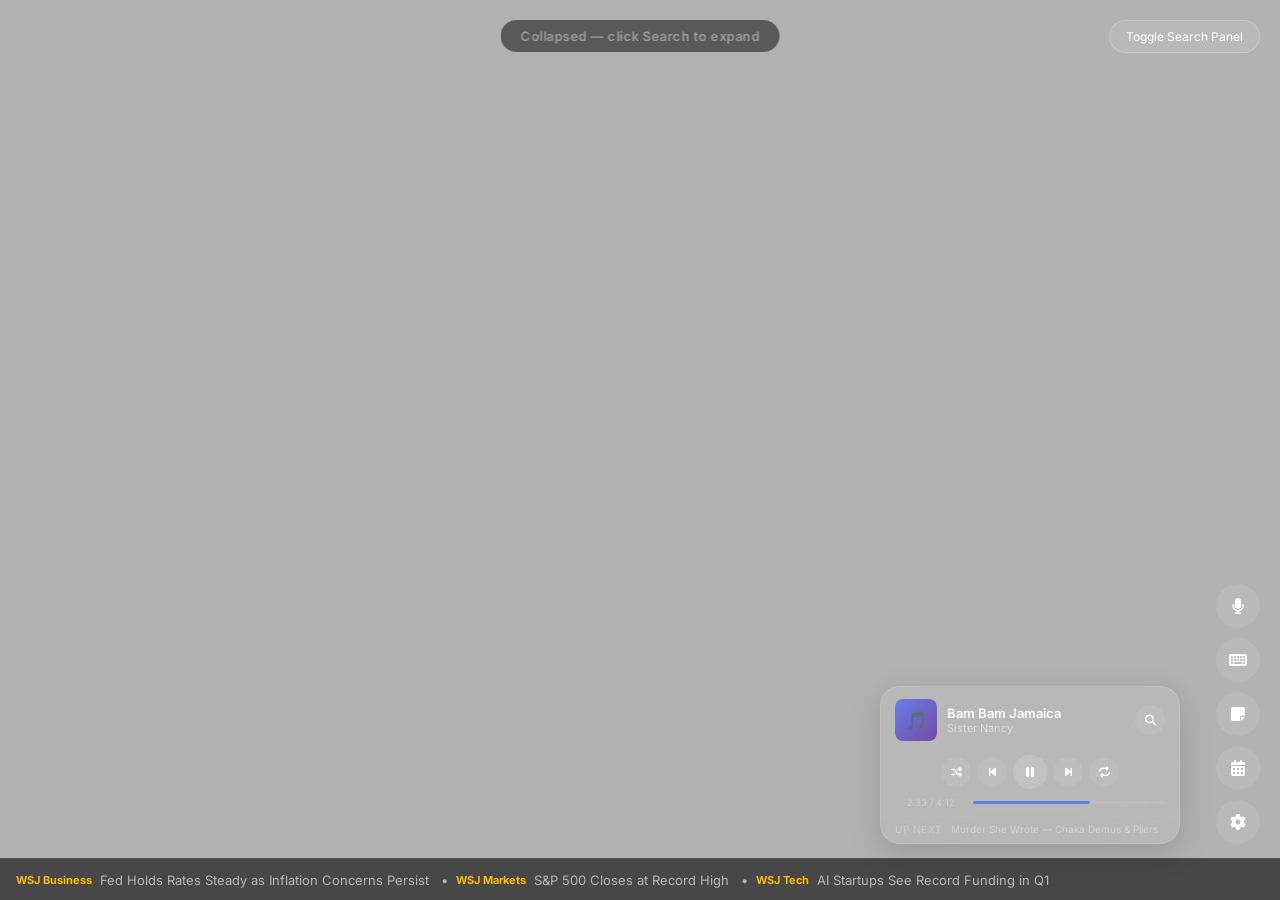
<file: docs/music-widget-mockup.html>
<!DOCTYPE html>
<html lang="en">
<head>
<meta charset="UTF-8">
<meta name="viewport" content="width=device-width, initial-scale=1.0">
<title>Music Widget Mockup</title>
<link href="https://cdnjs.cloudflare.com/ajax/libs/font-awesome/6.4.0/css/all.min.css" rel="stylesheet">
<link href="https://fonts.googleapis.com/css2?family=Inter:wght@300;400;500;600;700&display=swap" rel="stylesheet">
<style>
* { margin: 0; padding: 0; box-sizing: border-box; }
body {
    font-family: 'Inter', sans-serif; color: #fff;
    background: url('https://images.unsplash.com/photo-1506744038136-46273834b3fb?w=1920') center/cover no-repeat;
    height: 100vh; overflow: hidden;
}
body::after { content: ''; position: fixed; inset: 0; background: rgba(0,0,0,0.3); }

/* Simulated news ticker at bottom */
.fake-ticker {
    position: fixed; bottom: 0; left: 0; width: 100%; height: 42px; z-index: 5;
    background: rgba(0,0,0,0.6); backdrop-filter: blur(12px);
    display: flex; align-items: center; padding: 0 16px;
    border-top: 1px solid rgba(255,255,255,0.06);
    font-size: 13px; color: rgba(255,255,255,0.6);
}
.fake-ticker span { color: #fbbc04; font-weight: 700; margin-right: 8px; font-size: 11px; }

/* Labels */
.state-label {
    position: fixed; top: 20px; left: 50%; transform: translateX(-50%); z-index: 100;
    font-size: 13px; font-weight: 600; color: rgba(255,255,255,0.4);
    background: rgba(0,0,0,0.5); padding: 8px 20px; border-radius: 20px;
    backdrop-filter: blur(10px); letter-spacing: 0.5px;
}
.toggle-btn {
    position: fixed; top: 20px; right: 20px; z-index: 100;
    padding: 8px 16px; border-radius: 20px; border: 1px solid rgba(255,255,255,0.2);
    background: rgba(255,255,255,0.1); color: #fff; font-size: 12px;
    font-family: 'Inter', sans-serif; cursor: pointer; backdrop-filter: blur(10px);
}
.toggle-btn:hover { background: rgba(255,255,255,0.2); }

.music-widget {
    position: fixed; bottom: 56px; right: 100px; z-index: 15;
    background: rgba(255,255,255,0.08); backdrop-filter: blur(40px); -webkit-backdrop-filter: blur(40px);
    border-radius: 20px; border: 1px solid rgba(255,255,255,0.12);
    min-width: 300px; max-width: 340px;
    overflow: hidden; box-shadow: 0 8px 32px rgba(0,0,0,0.15);
    transition: all 0.3s ease;
}
.music-now-playing { display: flex; align-items: center; gap: 10px; padding: 12px 14px; }
.music-art {
    width: 42px; height: 42px; border-radius: 8px;
    background: linear-gradient(135deg, #667eea, #764ba2);
    display: flex; align-items: center; justify-content: center; font-size: 18px; flex-shrink: 0;
}
.music-info { flex: 1; min-width: 0; }
.music-title { font-size: 13px; font-weight: 600; white-space: nowrap; overflow: hidden; text-overflow: ellipsis; }
.music-artist { font-size: 11px; opacity: 0.5; white-space: nowrap; overflow: hidden; text-overflow: ellipsis; }
.music-controls-row { display: flex; gap: 6px; justify-content: center; align-items: center; padding: 2px 14px 8px; }
.music-btn {
    width: 30px; height: 30px; border-radius: 50%; border: none;
    background: rgba(255,255,255,0.08); color: #fff; font-size: 11px;
    cursor: pointer; transition: all 0.2s;
    display: flex; align-items: center; justify-content: center;
}
.music-btn:hover { background: rgba(255,255,255,0.18); }
.music-btn-play { width: 34px; height: 34px; background: rgba(255,255,255,0.15); font-size: 13px; }
.music-btn.active { color: #667eea; background: rgba(102,126,234,0.15); }
.music-progress-row { display: flex; align-items: center; gap: 8px; padding: 0 14px 8px; }
.music-time { font-size: 9px; color: rgba(255,255,255,0.35); min-width: 70px; text-align: center; }
.music-progress { flex: 1; height: 3px; background: rgba(255,255,255,0.08); border-radius: 2px; cursor: pointer; }
.music-progress-fill { height: 100%; background: #667eea; border-radius: 2px; transition: width 0.3s; }
.music-up-next {
    display: flex; align-items: center; gap: 8px;
    padding: 6px 14px 8px; font-size: 10px; color: rgba(255,255,255,0.4);
    border-top: 1px solid rgba(255,255,255,0.04);
}
.up-next-label { font-weight: 600; color: rgba(255,255,255,0.25); text-transform: uppercase; letter-spacing: 0.5px; flex-shrink: 0; }
.up-next-title { white-space: nowrap; overflow: hidden; text-overflow: ellipsis; }
.music-expanded {
    border-top: 1px solid rgba(255,255,255,0.06);
    max-height: 200px; overflow-y: auto; transition: max-height 0.3s ease;
}
.music-expanded::-webkit-scrollbar { width: 4px; }
.music-expanded::-webkit-scrollbar-thumb { background: rgba(255,255,255,0.1); border-radius: 2px; }
.music-search-bar { display: flex; align-items: center; gap: 8px; padding: 10px 14px; border-bottom: 1px solid rgba(255,255,255,0.04); }
.music-search-bar i { font-size: 12px; opacity: 0.4; }
.music-search-bar input { flex: 1; background: none; border: none; color: #fff; font-size: 12px; font-family: 'Inter', sans-serif; outline: none; }
.music-result-item { display: flex; align-items: center; gap: 10px; padding: 8px 14px; cursor: pointer; transition: background 0.2s; }
.music-result-item:hover { background: rgba(255,255,255,0.06); }
.music-result-title { font-size: 12px; font-weight: 500; }
.music-result-artist { font-size: 10px; opacity: 0.4; }

/* Simulated FABs */
.fake-fabs {
    position: fixed; bottom: 56px; right: 20px; z-index: 10;
    display: flex; flex-direction: column; gap: 10px;
}
.fake-fab {
    width: 44px; height: 44px; border-radius: 50%; border: none;
    background: rgba(255,255,255,0.1); backdrop-filter: blur(30px);
    color: #fff; font-size: 16px; cursor: pointer;
    display: flex; align-items: center; justify-content: center;
}
</style>
</head>
<body>

<div class="state-label" id="state-label">Collapsed — click Search to expand</div>
<button class="toggle-btn" onclick="toggleSearch()">Toggle Search Panel</button>

<!-- Simulated FABs -->
<div class="fake-fabs">
    <button class="fake-fab"><i class="fas fa-microphone"></i></button>
    <button class="fake-fab"><i class="fas fa-keyboard"></i></button>
    <button class="fake-fab"><i class="fas fa-sticky-note"></i></button>
    <button class="fake-fab"><i class="fas fa-calendar-alt"></i></button>
    <button class="fake-fab"><i class="fas fa-cog"></i></button>
</div>

<!-- Music widget at bottom-right -->
<div class="music-widget" id="widget">
    <div class="music-now-playing">
        <div class="music-art">🎵</div>
        <div class="music-info">
            <div class="music-title">Bam Bam Jamaica</div>
            <div class="music-artist">Sister Nancy</div>
        </div>
        <button class="music-btn" onclick="toggleSearch()" title="Search"><i class="fas fa-search"></i></button>
    </div>
    <div class="music-controls-row">
        <button class="music-btn" onclick="this.classList.toggle('active')"><i class="fas fa-shuffle"></i></button>
        <button class="music-btn"><i class="fas fa-backward-step"></i></button>
        <button class="music-btn music-btn-play" id="playBtn" onclick="togglePlay()"><i class="fas fa-pause"></i></button>
        <button class="music-btn"><i class="fas fa-forward-step"></i></button>
        <button class="music-btn" onclick="this.classList.toggle('active')"><i class="fas fa-repeat"></i></button>
    </div>
    <div class="music-progress-row">
        <span class="music-time" id="time1">2:34 / 4:12</span>
        <div class="music-progress"><div class="music-progress-fill" id="bar1" style="width:60%"></div></div>
    </div>
    <div class="music-up-next">
        <span class="up-next-label">Up next</span>
        <span class="up-next-title">Murder She Wrote — Chaka Demus & Pliers</span>
    </div>
    <div class="music-expanded" id="searchPanel" style="display:none;">
        <div class="music-search-bar">
            <i class="fas fa-search"></i>
            <input type="text" value="reggae classics" placeholder="Search songs...">
            <button onclick="toggleSearch()" style="background:none;border:none;color:rgba(255,255,255,0.4);cursor:pointer;font-size:14px;padding:4px;"><i class="fas fa-times"></i></button>
        </div>
        <div class="music-result-item"><div style="font-size:14px;">🎵</div><div><div class="music-result-title">Is This Love</div><div class="music-result-artist">Bob Marley & The Wailers</div></div></div>
        <div class="music-result-item"><div style="font-size:14px;">🎵</div><div><div class="music-result-title">Red Red Wine</div><div class="music-result-artist">UB40</div></div></div>
        <div class="music-result-item"><div style="font-size:14px;">🎵</div><div><div class="music-result-title">Stir It Up</div><div class="music-result-artist">Bob Marley</div></div></div>
        <div class="music-result-item"><div style="font-size:14px;">🎵</div><div><div class="music-result-title">Buffalo Soldier</div><div class="music-result-artist">Bob Marley</div></div></div>
    </div>
</div>

<!-- Fake news ticker -->
<div class="fake-ticker">
    <span>WSJ Business</span> Fed Holds Rates Steady as Inflation Concerns Persist &nbsp;&nbsp;•&nbsp;&nbsp;
    <span>WSJ Markets</span> S&P 500 Closes at Record High &nbsp;&nbsp;•&nbsp;&nbsp;
    <span>WSJ Tech</span> AI Startups See Record Funding in Q1
</div>

<script>
let searchOpen = false;
function toggleSearch() {
    searchOpen = !searchOpen;
    document.getElementById('searchPanel').style.display = searchOpen ? 'block' : 'none';
    document.getElementById('state-label').textContent = searchOpen
        ? 'Search open — widget grows UPWARD from bottom anchor'
        : 'Collapsed — click Search to expand';
}
function togglePlay() {
    const btn = document.getElementById('playBtn');
    const playing = btn.innerHTML.includes('pause');
    btn.innerHTML = playing ? '<i class="fas fa-play"></i>' : '<i class="fas fa-pause"></i>';
}
// Animate progress
let pct = 60;
setInterval(() => {
    pct += 0.5; if (pct > 100) pct = 0;
    document.getElementById('bar1').style.width = pct + '%';
    const cur = Math.floor(pct / 100 * 252);
    document.getElementById('time1').textContent = `${Math.floor(cur/60)}:${(cur%60).toString().padStart(2,'0')} / 4:12`;
}, 500);
</script>
</body>
</html>
</file>
